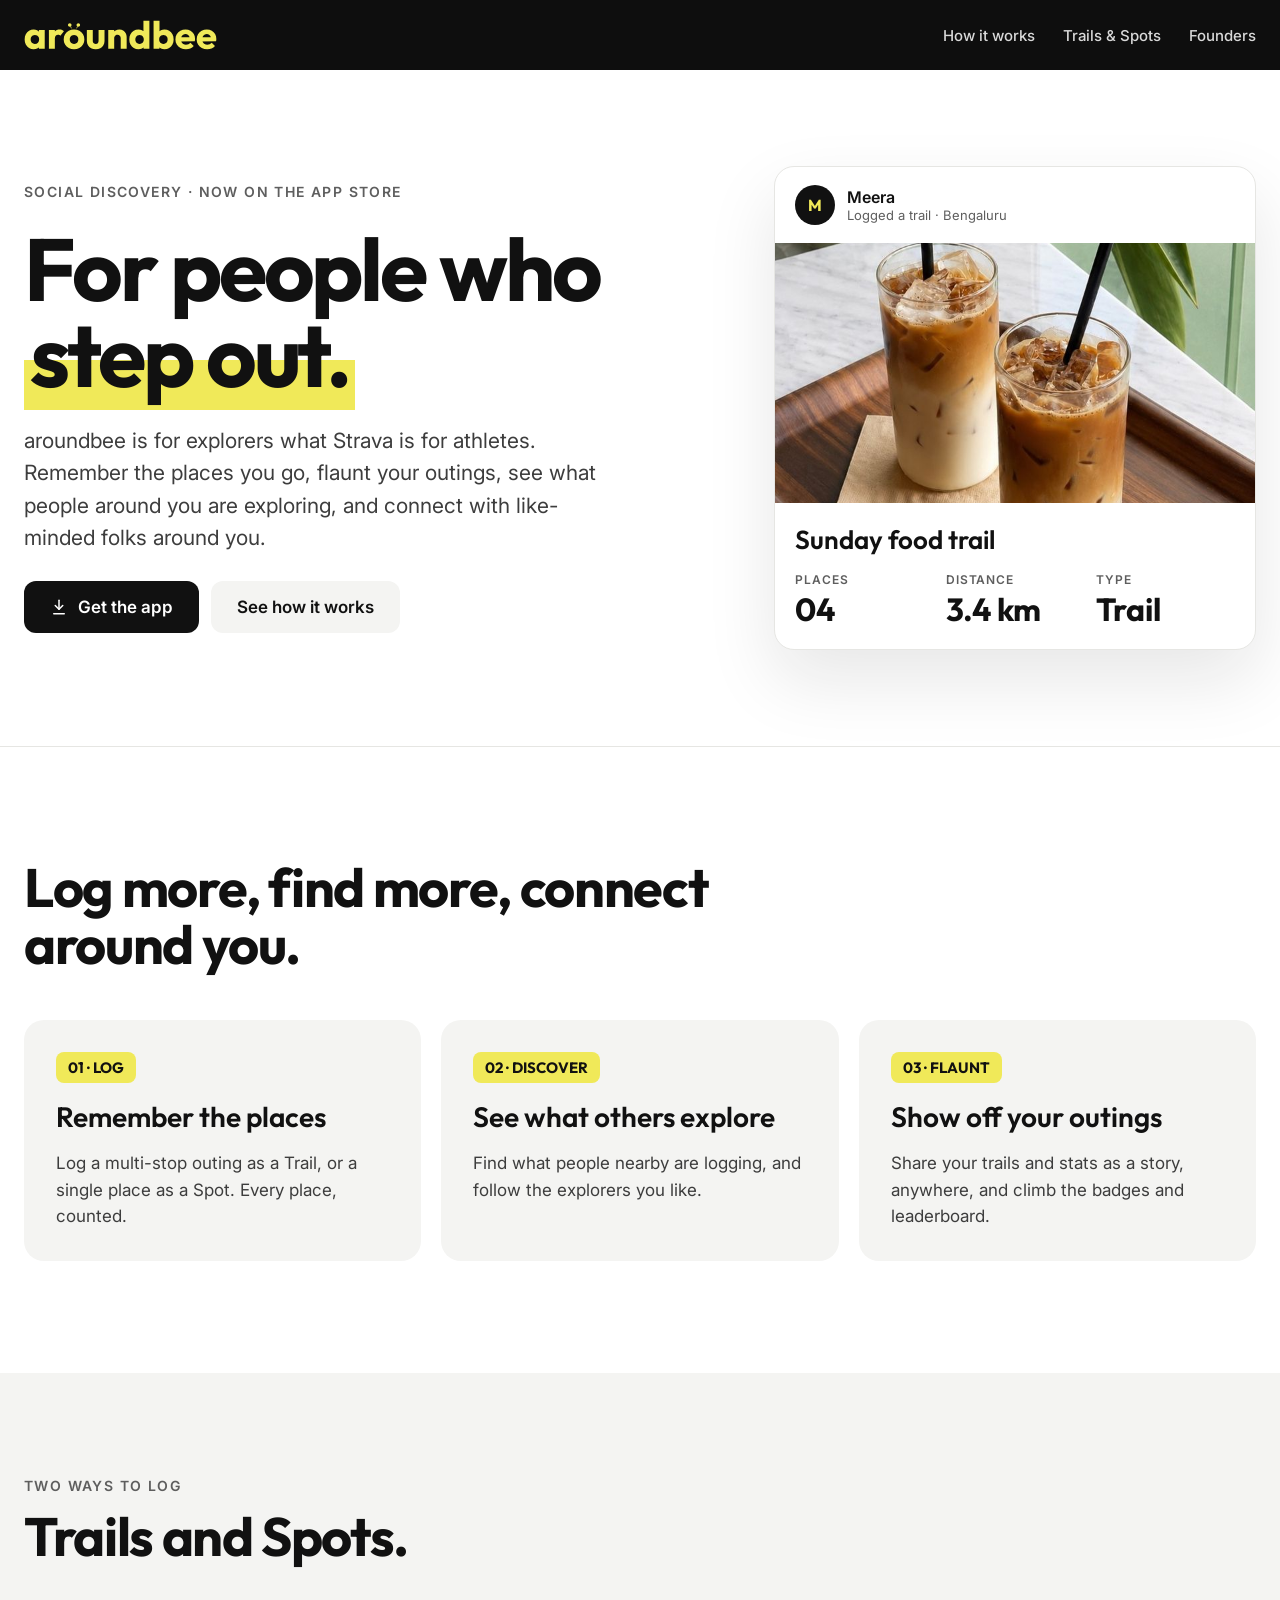
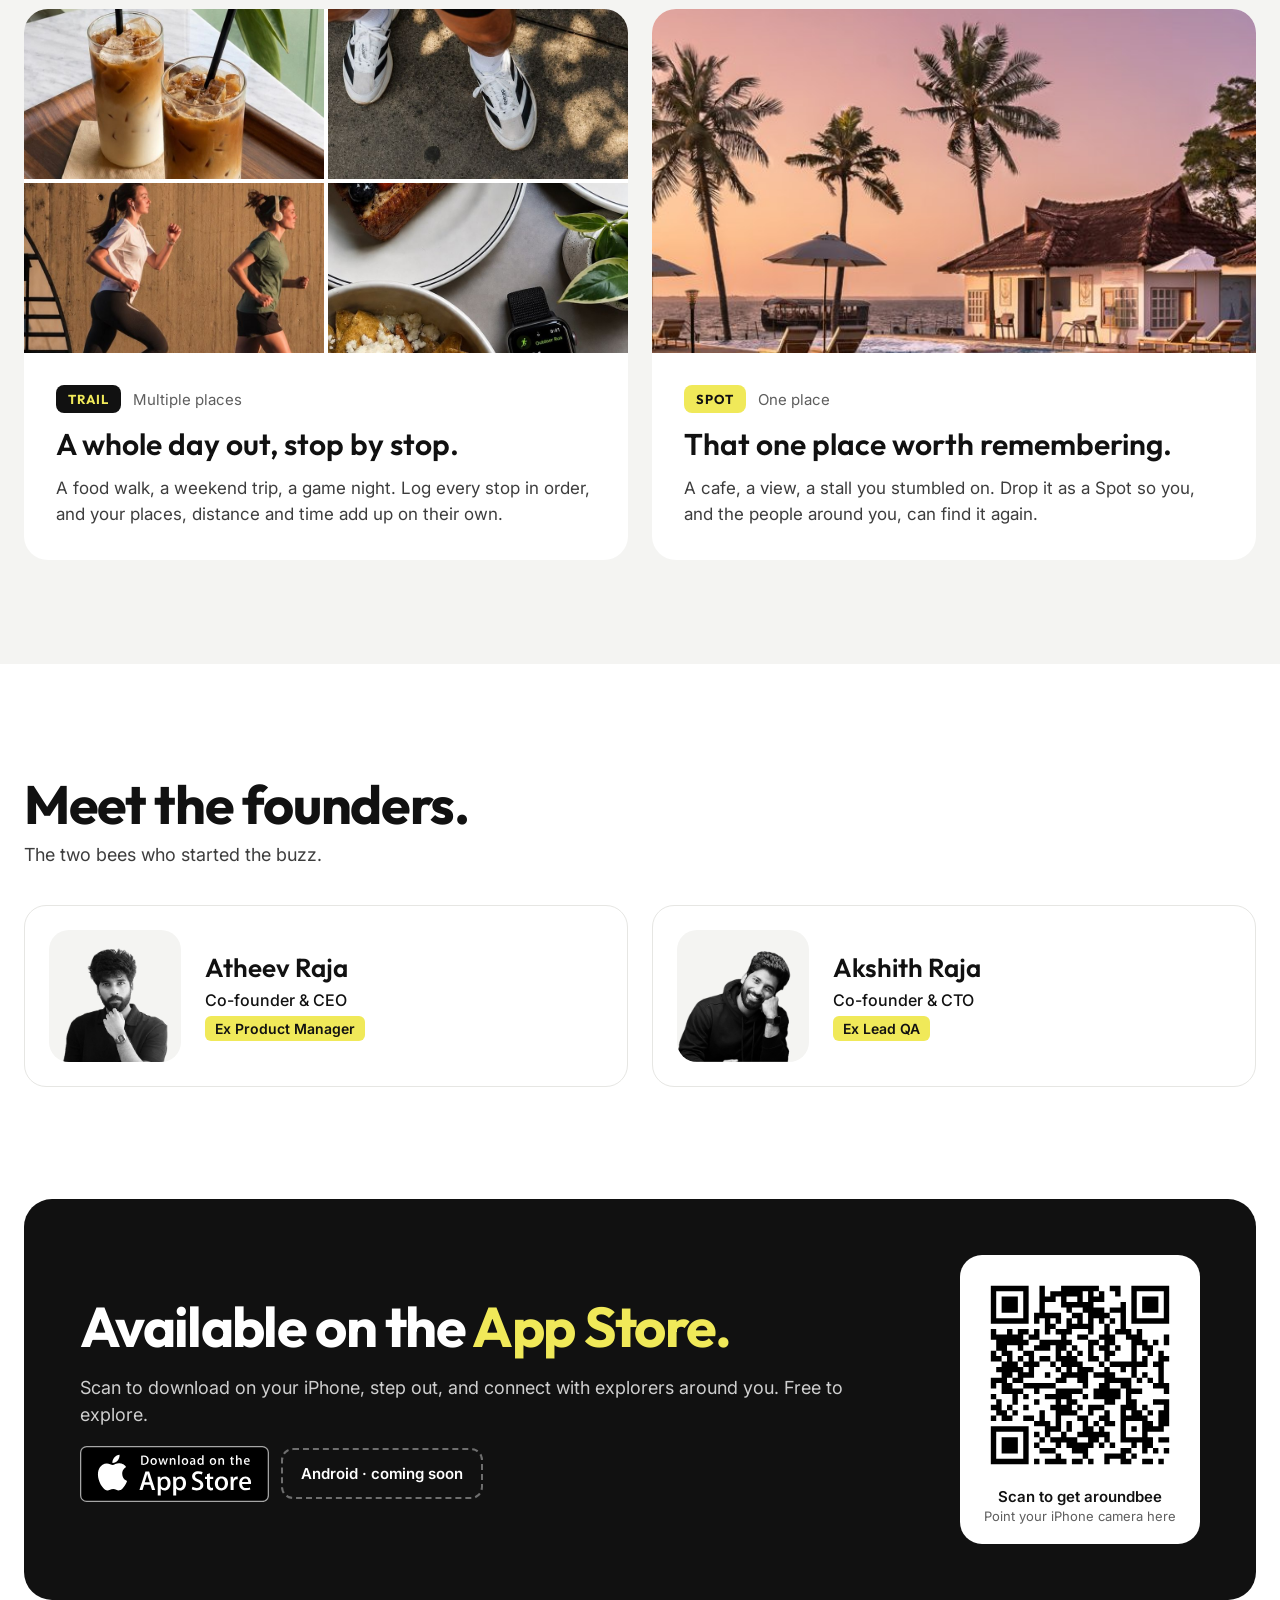
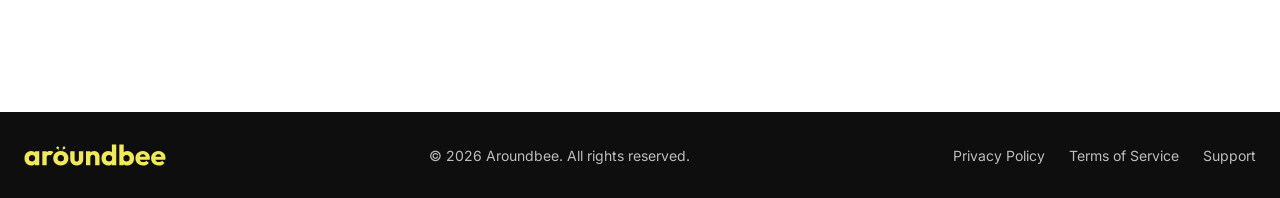
<file: index.html>
<!doctype html>
<html lang="en">
<head>
<meta charset="utf-8">
<meta name="viewport" content="width=device-width, initial-scale=1">
<title>aroundbee — for people who step out</title>
<meta name="description" content="aroundbee is for explorers what Strava is for athletes. Log Trails and Spots, see what people around you are exploring, and connect with like-minded folks. Now on the App Store.">
<link rel="icon" href="assets/logo.svg" type="image/svg+xml">
<link rel="preconnect" href="https://fonts.googleapis.com">
<link href="https://fonts.googleapis.com/css2?family=Outfit:wght@500;600;700&amp;family=Inter:wght@400;500;600&amp;display=swap" rel="stylesheet">
<style>
html{scroll-behavior:smooth}body{margin:0;background:#FFFFFF}section{scroll-margin-top:80px}
a{color:#111111}a:hover{color:#5E5E5E}
@media (max-width:600px){h1{font-size:52px!important}h2{font-size:38px!important}#top>div{padding:56px 20px!important;gap:40px!important}#what,#founders{padding:72px 20px!important}#trails>div{padding:72px 20px!important}#download{padding:0 16px 72px!important}#download>div{padding:32px 24px!important}#founders img{width:96px!important;height:96px!important}header nav{gap:18px!important;font-size:14px!important}}
</style>
</head>
<body>
<div style="font-family: 'Inter', system-ui, sans-serif; color: #111111; background: #FFFFFF; min-height: 100vh">

<header style="background: #0E0E0E; position: sticky; top: 0; z-index: 5">
<div style="max-width: 1240px; margin: 0 auto; padding: 20px 24px; display: flex; flex-wrap: wrap; align-items: center; justify-content: space-between; gap: 16px">
<a href="#top" style="display: flex; align-items: center; text-decoration: none" aria-label="aroundbee home"><img src="assets/logo.svg" alt="aroundbee" style="height: 30px; width: auto; display: block"></a>
<nav aria-label="Main" style="display: flex; flex-wrap: wrap; align-items: center; gap: 28px; font-size: 15px; font-weight: 500">
<a href="#what" style="color: #D9D9D9; text-decoration: none">How it works</a>
<a href="#trails" style="color: #D9D9D9; text-decoration: none">Trails &amp; Spots</a>
<a href="#founders" style="color: #D9D9D9; text-decoration: none">Founders</a>
</nav>
</div>
</header>

<section id="top" style="border-bottom: 1px solid #E6E6E3">
<div style="max-width: 1240px; margin: 0 auto; padding: 96px 24px; display: flex; flex-wrap: wrap; align-items: center; gap: 64px">
<div style="flex: 1 1 540px; min-width: 0; display: flex; flex-direction: column; gap: 26px">
<span style="font-size: 14px; font-weight: 600; letter-spacing: 0.1em; color: #5E5E5E">SOCIAL DISCOVERY · NOW ON THE APP STORE</span>
<h1 style="margin: 0; font-family: 'Outfit', sans-serif; font-size: 88px; line-height: 0.98; font-weight: 700; letter-spacing: -0.035em">For people who <span style="background: linear-gradient(transparent 55%, #F0E959 55%); padding: 0 6px">step out.</span></h1>
<p style="margin: 0; font-size: 21px; line-height: 1.55; color: #3D3D3D; max-width: 580px">aroundbee is for explorers what Strava is for athletes. Remember the places you go, flaunt your outings, see what people around you are exploring, and connect with like-minded folks around you.</p>
<div style="display: flex; flex-wrap: wrap; gap: 12px">
<a href="https://apps.apple.com/in/app/aroundbee/id6776641630" style="display: inline-flex; align-items: center; gap: 10px; background: #111111; color: #FFFFFF; text-decoration: none; font-size: 17px; font-weight: 600; padding: 16px 26px; border-radius: 12px"><svg aria-hidden="true" width="18" height="18" viewBox="0 0 24 24" fill="none" stroke="currentColor" stroke-width="2" stroke-linecap="round" stroke-linejoin="round"><path d="M12 3v12"></path><path d="M7 10l5 5 5-5"></path><path d="M5 21h14"></path></svg>Get the app</a>
<a href="#what" style="background: #F4F4F2; color: #111111; text-decoration: none; font-size: 17px; font-weight: 600; padding: 16px 26px; border-radius: 12px">See how it works</a>
</div>
</div>
<article style="flex: 1 1 400px; min-width: 0; max-width: 480px; border: 1px solid #E6E6E3; border-radius: 20px; overflow: hidden; box-shadow: 0 30px 70px rgba(17,17,17,0.10); background: #FFFFFF">
<div style="padding: 18px 20px; display: flex; align-items: center; gap: 12px">
<span style="width: 40px; height: 40px; border-radius: 20px; background: #111111; color: #F0E959; display: flex; align-items: center; justify-content: center; font-family: 'Outfit', sans-serif; font-weight: 700">M</span>
<div style="flex: 1 1 0; min-width: 0; display: flex; flex-direction: column"><span style="font-size: 16px; font-weight: 600">Meera</span><span style="font-size: 13px; color: #5E5E5E">Logged a trail · Bengaluru</span></div>
</div>
<img src="assets/trail-1.jpg" alt="Photo from a logged food trail" style="width: 100%; height: 260px; object-fit: cover; display: block">
<div style="padding: 20px; display: flex; flex-direction: column; gap: 16px">
<span style="font-family: 'Outfit', sans-serif; font-size: 26px; font-weight: 600">Sunday food trail</span>
<div style="display: grid; grid-template-columns: repeat(3, minmax(0, 1fr)); gap: 12px">
<div style="display: flex; flex-direction: column; gap: 2px"><span style="font-size: 12px; font-weight: 600; letter-spacing: 0.08em; color: #5E5E5E">PLACES</span><span style="font-family: 'Outfit', sans-serif; font-size: 32px; font-weight: 700">04</span></div>
<div style="display: flex; flex-direction: column; gap: 2px"><span style="font-size: 12px; font-weight: 600; letter-spacing: 0.08em; color: #5E5E5E">DISTANCE</span><span style="font-family: 'Outfit', sans-serif; font-size: 32px; font-weight: 700">3.4 km</span></div>
<div style="display: flex; flex-direction: column; gap: 2px"><span style="font-size: 12px; font-weight: 600; letter-spacing: 0.08em; color: #5E5E5E">TYPE</span><span style="font-family: 'Outfit', sans-serif; font-size: 32px; font-weight: 700">Trail</span></div>
</div>
</div>
</article>
</div>
</section>

<section id="what" style="max-width: 1240px; margin: 0 auto; padding: 112px 24px; display: flex; flex-direction: column; gap: 48px">
<h2 style="margin: 0; font-family: 'Outfit', sans-serif; font-size: 54px; line-height: 1.05; font-weight: 700; letter-spacing: -0.025em; max-width: 820px">Log more, find more, connect around you.</h2>
<div style="display: flex; flex-wrap: wrap; gap: 20px">
<div style="flex: 1 1 300px; min-width: 0; background: #F4F4F2; border-radius: 20px; padding: 32px; display: flex; flex-direction: column; gap: 16px">
<span style="font-family: 'Outfit', sans-serif; font-size: 15px; font-weight: 700; color: #111111; background: #F0E959; align-self: flex-start; padding: 6px 12px; border-radius: 8px">01 · LOG</span>
<h3 style="margin: 0; font-family: 'Outfit', sans-serif; font-size: 28px; font-weight: 600">Remember the places</h3>
<p style="margin: 0; font-size: 17px; line-height: 1.55; color: #3D3D3D">Log a multi-stop outing as a Trail, or a single place as a Spot. Every place, counted.</p>
</div>
<div style="flex: 1 1 300px; min-width: 0; background: #F4F4F2; border-radius: 20px; padding: 32px; display: flex; flex-direction: column; gap: 16px">
<span style="font-family: 'Outfit', sans-serif; font-size: 15px; font-weight: 700; color: #111111; background: #F0E959; align-self: flex-start; padding: 6px 12px; border-radius: 8px">02 · DISCOVER</span>
<h3 style="margin: 0; font-family: 'Outfit', sans-serif; font-size: 28px; font-weight: 600">See what others explore</h3>
<p style="margin: 0; font-size: 17px; line-height: 1.55; color: #3D3D3D">Find what people nearby are logging, and follow the explorers you like.</p>
</div>
<div style="flex: 1 1 300px; min-width: 0; background: #F4F4F2; border-radius: 20px; padding: 32px; display: flex; flex-direction: column; gap: 16px">
<span style="font-family: 'Outfit', sans-serif; font-size: 15px; font-weight: 700; color: #111111; background: #F0E959; align-self: flex-start; padding: 6px 12px; border-radius: 8px">03 · FLAUNT</span>
<h3 style="margin: 0; font-family: 'Outfit', sans-serif; font-size: 28px; font-weight: 600">Show off your outings</h3>
<p style="margin: 0; font-size: 17px; line-height: 1.55; color: #3D3D3D">Share your trails and stats as a story, anywhere, and climb the badges and leaderboard.</p>
</div>
</div>
</section>

<section id="trails" style="background: #F4F4F2">
<div style="max-width: 1240px; margin: 0 auto; padding: 104px 24px; display: flex; flex-direction: column; gap: 44px">
<div style="display: flex; flex-direction: column; gap: 14px; max-width: 760px">
<span style="font-size: 14px; font-weight: 600; letter-spacing: 0.1em; color: #5E5E5E">TWO WAYS TO LOG</span>
<h2 style="margin: 0; font-family: 'Outfit', sans-serif; font-size: 54px; line-height: 1.05; font-weight: 700; letter-spacing: -0.025em">Trails and Spots.</h2>
</div>
<div style="display: flex; flex-wrap: wrap; gap: 24px">
<article style="flex: 1 1 440px; min-width: 0; background: #FFFFFF; border-radius: 24px; overflow: hidden; display: flex; flex-direction: column">
<div style="display: grid; grid-template-columns: repeat(2, minmax(0, 1fr)); gap: 4px">
<img src="assets/trail-1.jpg" alt="First stop of a trail" style="width: 100%; height: 170px; object-fit: cover; display: block">
<img src="assets/trail-2.jpg" alt="Second stop of a trail" style="width: 100%; height: 170px; object-fit: cover; display: block">
<img src="assets/trail-3.jpg" alt="Third stop of a trail" style="width: 100%; height: 170px; object-fit: cover; display: block">
<img src="assets/trail-4.jpg" alt="Fourth stop of a trail" style="width: 100%; height: 170px; object-fit: cover; display: block">
</div>
<div style="padding: 32px; display: flex; flex-direction: column; gap: 12px">
<div style="display: flex; align-items: center; gap: 12px"><span style="font-family: 'Outfit', sans-serif; font-size: 13px; font-weight: 700; letter-spacing: 0.08em; background: #111111; color: #F0E959; padding: 6px 12px; border-radius: 8px">TRAIL</span><span style="font-size: 15px; color: #5E5E5E">Multiple places</span></div>
<h3 style="margin: 0; font-family: 'Outfit', sans-serif; font-size: 30px; font-weight: 600">A whole day out, stop by stop.</h3>
<p style="margin: 0; font-size: 17px; line-height: 1.55; color: #3D3D3D">A food walk, a weekend trip, a game night. Log every stop in order, and your places, distance and time add up on their own.</p>
</div>
</article>
<article style="flex: 1 1 440px; min-width: 0; background: #FFFFFF; border-radius: 24px; overflow: hidden; display: flex; flex-direction: column">
<img src="assets/spot-2.jpg" alt="A lakeside resort at sunset, logged as a Spot" style="width: 100%; height: 344px; object-fit: cover; display: block">
<div style="padding: 32px; display: flex; flex-direction: column; gap: 12px">
<div style="display: flex; align-items: center; gap: 12px"><span style="font-family: 'Outfit', sans-serif; font-size: 13px; font-weight: 700; letter-spacing: 0.08em; background: #F0E959; color: #111111; padding: 6px 12px; border-radius: 8px">SPOT</span><span style="font-size: 15px; color: #5E5E5E">One place</span></div>
<h3 style="margin: 0; font-family: 'Outfit', sans-serif; font-size: 30px; font-weight: 600">That one place worth remembering.</h3>
<p style="margin: 0; font-size: 17px; line-height: 1.55; color: #3D3D3D">A cafe, a view, a stall you stumbled on. Drop it as a Spot so you, and the people around you, can find it again.</p>
</div>
</article>
</div>
</div>
</section>

<section id="founders" style="max-width: 1240px; margin: 0 auto; padding: 112px 24px; display: flex; flex-direction: column; gap: 40px">
<div style="display: flex; flex-direction: column; gap: 12px">
<h2 style="margin: 0; font-family: 'Outfit', sans-serif; font-size: 54px; line-height: 1.05; font-weight: 700; letter-spacing: -0.025em">Meet the founders.</h2>
<p style="margin: 0; font-size: 18px; color: #3D3D3D">The two bees who started the buzz.</p>
</div>
<div style="display: flex; flex-wrap: wrap; gap: 24px">
<div style="flex: 1 1 400px; min-width: 0; display: flex; align-items: center; gap: 24px; padding: 24px; border: 1px solid #E6E6E3; border-radius: 22px"><img src="assets/atheev.png" alt="Atheev Raja" style="width: 132px; height: 132px; border-radius: 20px; object-fit: cover; object-position: top center; background: #F4F4F2"><div style="display: flex; flex-direction: column; gap: 6px"><span style="font-family: 'Outfit', sans-serif; font-size: 26px; font-weight: 600">Atheev Raja</span><span style="font-size: 16px; font-weight: 500">Co-founder &amp; CEO</span><span style="align-self: flex-start; font-size: 14px; font-weight: 600; background: #F0E959; padding: 4px 10px; border-radius: 6px">Ex Product Manager</span></div></div>
<div style="flex: 1 1 400px; min-width: 0; display: flex; align-items: center; gap: 24px; padding: 24px; border: 1px solid #E6E6E3; border-radius: 22px"><img src="assets/akshith.png" alt="Akshith Raja" style="width: 132px; height: 132px; border-radius: 20px; object-fit: cover; object-position: top center; background: #F4F4F2"><div style="display: flex; flex-direction: column; gap: 6px"><span style="font-family: 'Outfit', sans-serif; font-size: 26px; font-weight: 600">Akshith Raja</span><span style="font-size: 16px; font-weight: 500">Co-founder &amp; CTO</span><span style="align-self: flex-start; font-size: 14px; font-weight: 600; background: #F0E959; padding: 4px 10px; border-radius: 6px">Ex Lead QA</span></div></div>
</div>
</section>

<section id="download" style="max-width: 1240px; margin: 0 auto; padding: 0 24px 112px">
<div style="background: #111111; color: #FFFFFF; border-radius: 28px; padding: 56px; display: flex; flex-wrap: wrap; align-items: center; gap: 48px">
<div style="flex: 1 1 420px; min-width: 0; display: flex; flex-direction: column; gap: 18px">
<h2 style="margin: 0; font-family: 'Outfit', sans-serif; font-size: 56px; line-height: 1.02; font-weight: 700; letter-spacing: -0.03em; color: #FFFFFF">Available on the <span style="color: #F0E959">App Store.</span></h2>
<p style="margin: 0; font-size: 18px; line-height: 1.5; color: #CFCFCF">Scan to download on your iPhone, step out, and connect with explorers around you. Free to explore.</p>
<div style="display: flex; flex-wrap: wrap; align-items: center; gap: 12px">
<a href="https://apps.apple.com/in/app/aroundbee/id6776641630" style="display: inline-block; line-height: 0" aria-label="Download aroundbee on the App Store"><img src="assets/appstore-badge.svg" alt="Download on the App Store" style="height: 56px; width: auto; display: block"></a>
<span style="display: inline-flex; align-items: center; gap: 8px; padding: 14px 18px; border-radius: 12px; border: 2px dashed #6E6E6E; color: #FFFFFF; font-size: 15px; font-weight: 600">Android · coming soon</span>
</div>
</div>
<div style="flex: 0 0 auto; background: #FFFFFF; border-radius: 22px; padding: 20px; display: flex; flex-direction: column; align-items: center; gap: 12px">
<a href="https://apps.apple.com/in/app/aroundbee/id6776641630" style="display: block; line-height: 0" aria-label="Open aroundbee on the App Store"><img src="assets/appstore-qr.svg" alt="QR code linking to aroundbee on the App Store" style="width: 200px; height: 200px; display: block; background: #FFFFFF"></a>
<div style="display: flex; flex-direction: column; align-items: center; gap: 2px; text-align: center; color: #111111"><span style="font-size: 15px; font-weight: 600">Scan to get aroundbee</span><span style="font-size: 13px; color: #5E5E5E">Point your iPhone camera here</span></div>
</div>
</div>
</section>

<footer style="background: #0E0E0E; color: #BDBDBD">
<div style="max-width: 1240px; margin: 0 auto; padding: 32px 24px; display: flex; flex-wrap: wrap; align-items: center; justify-content: space-between; gap: 20px; font-size: 14px">
<img src="assets/logo.svg" alt="aroundbee" style="height: 22px; width: auto; display: block">
<span>© 2026 Aroundbee. All rights reserved.</span>
<nav aria-label="Legal" style="display: flex; flex-wrap: wrap; gap: 24px"><a href="/privacy.html" style="color: #BDBDBD; text-decoration: none">Privacy Policy</a><a href="/terms.html" style="color: #BDBDBD; text-decoration: none">Terms of Service</a><a href="/support.html" style="color: #BDBDBD; text-decoration: none">Support</a></nav>
</div>
</footer>

</div>
</body>
</html>
</file>
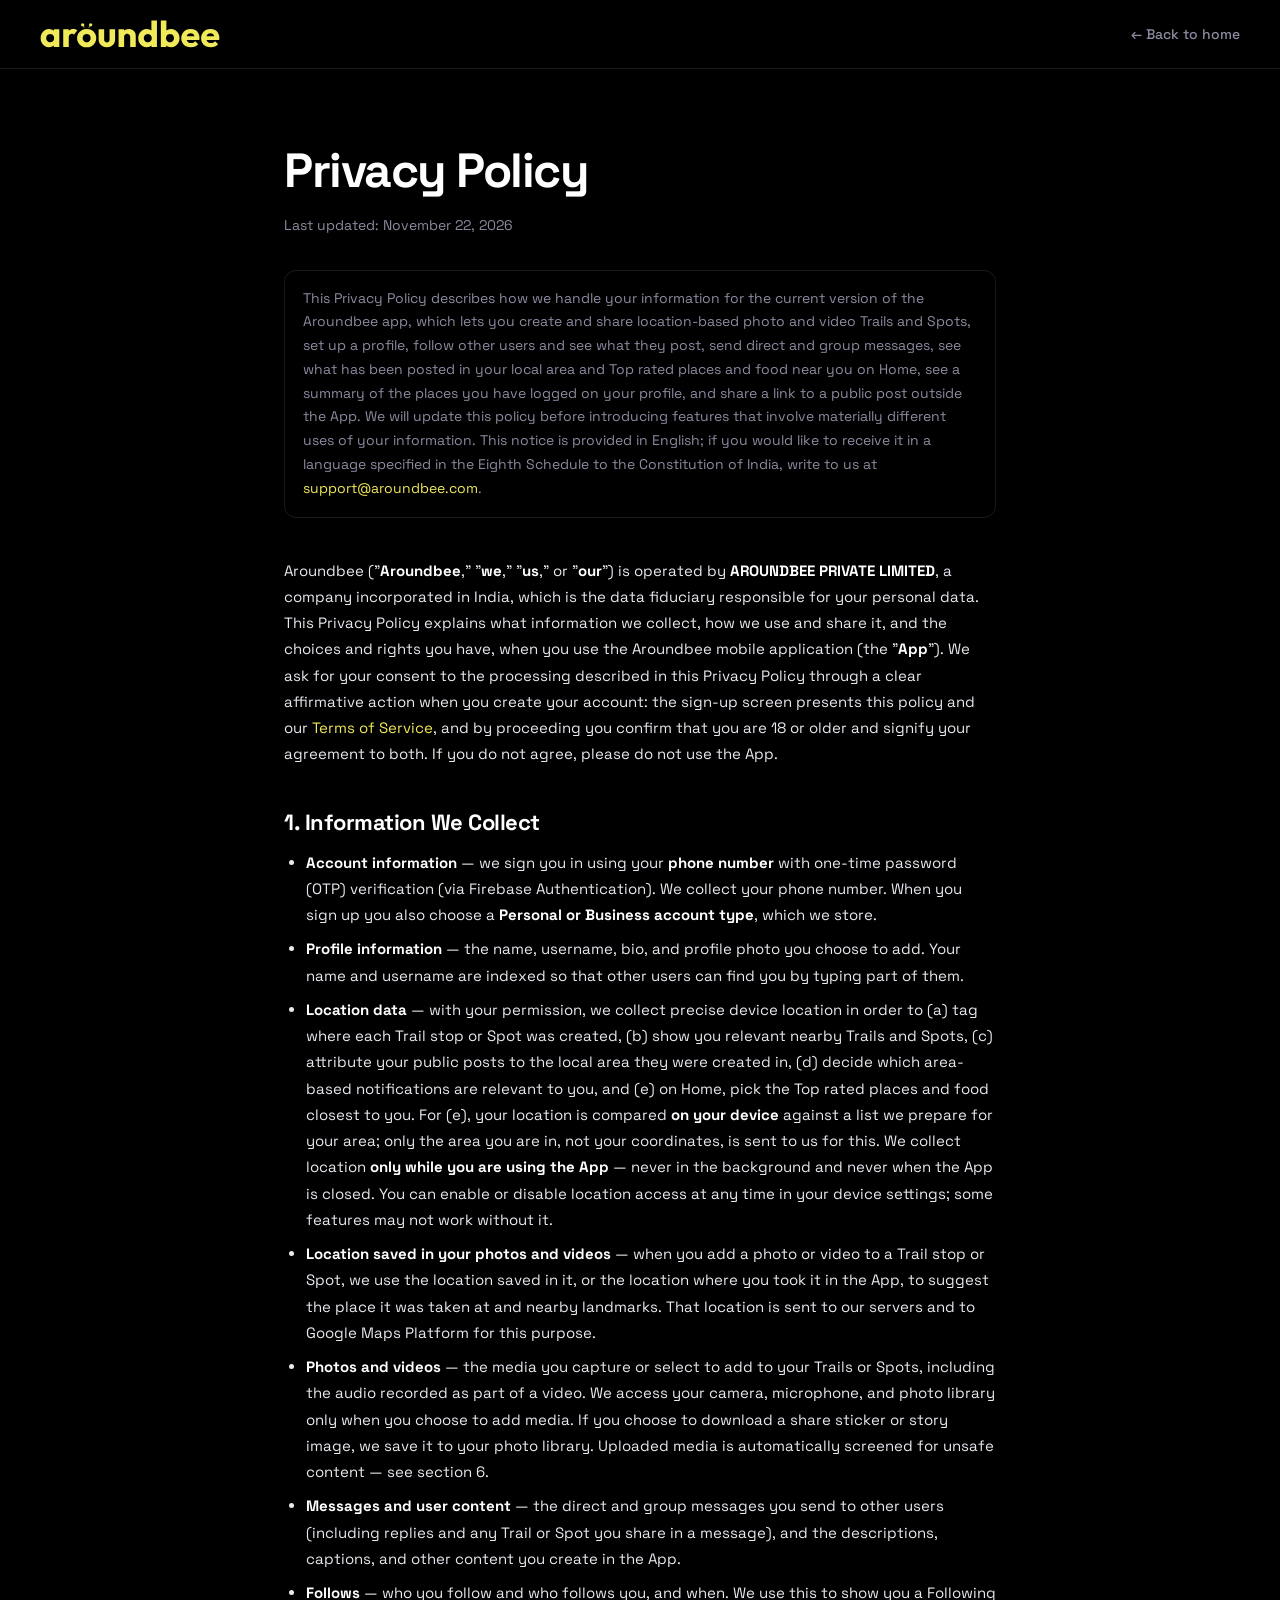
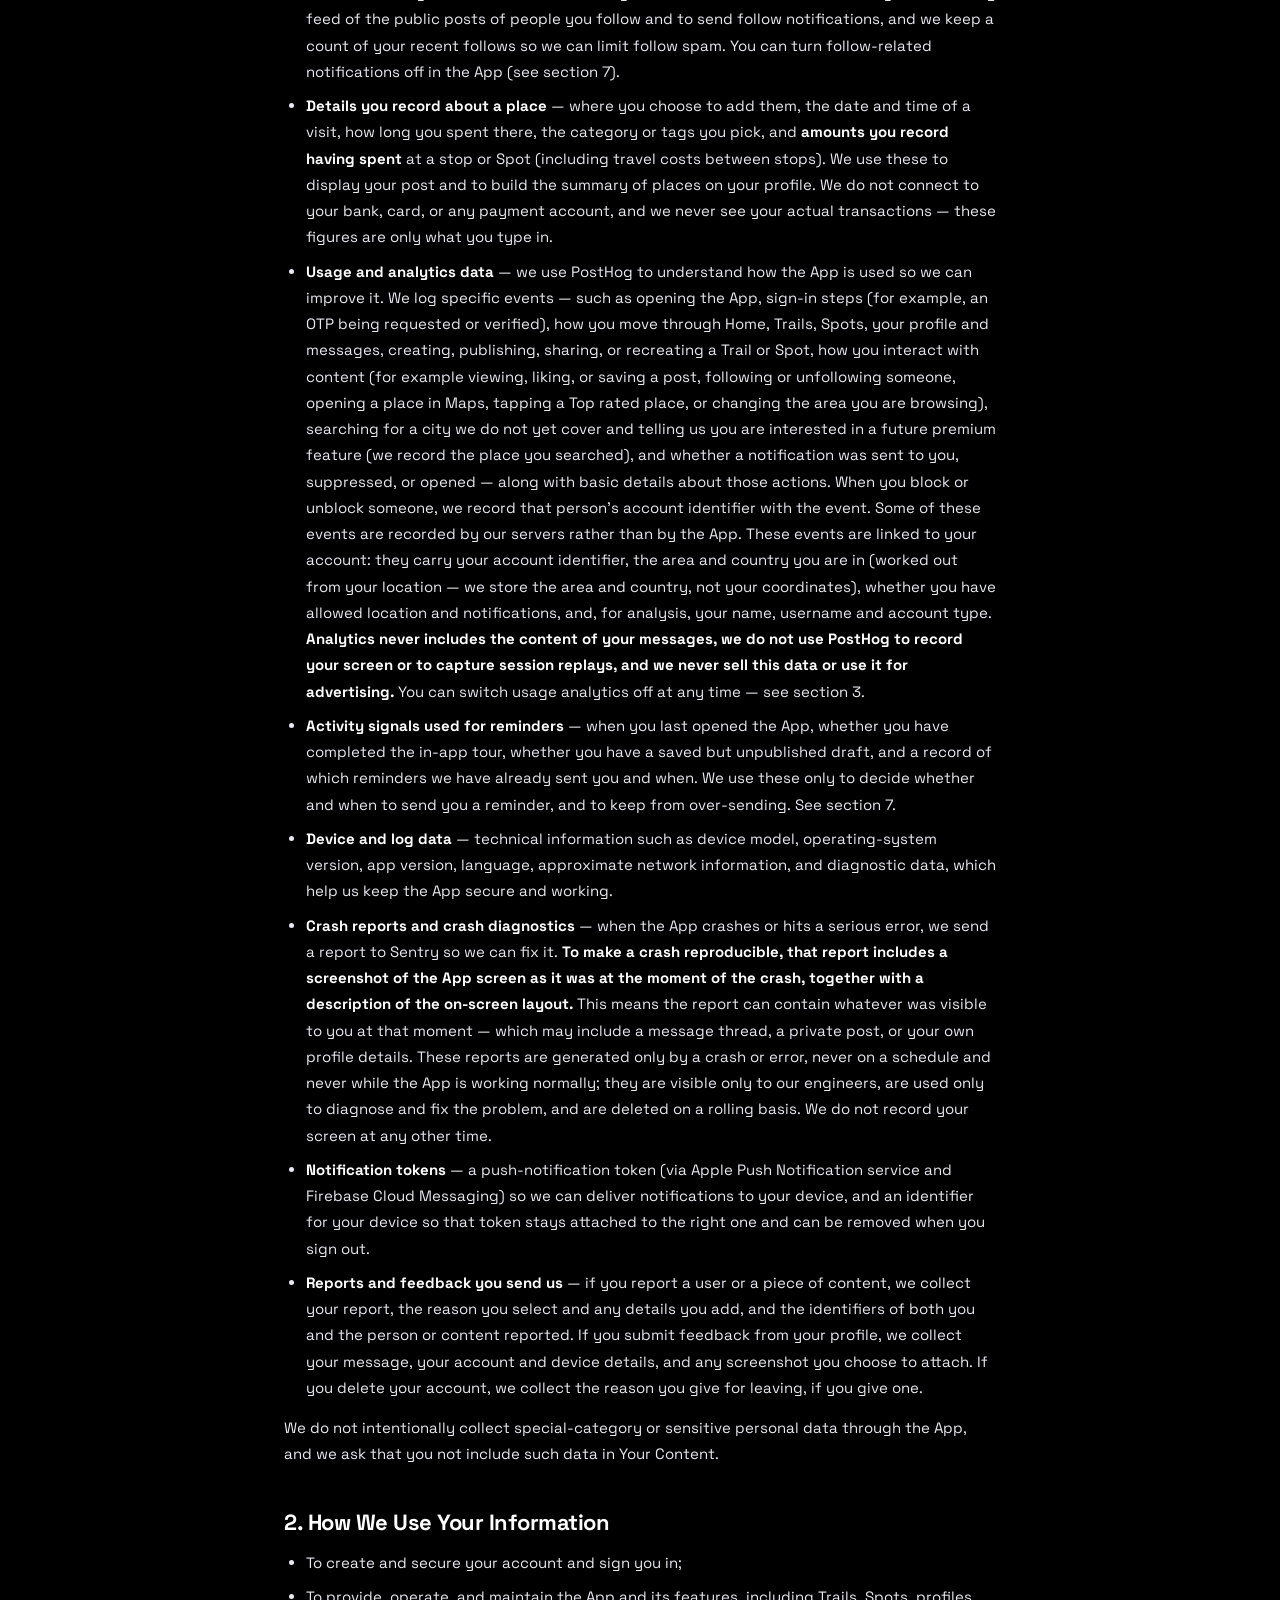
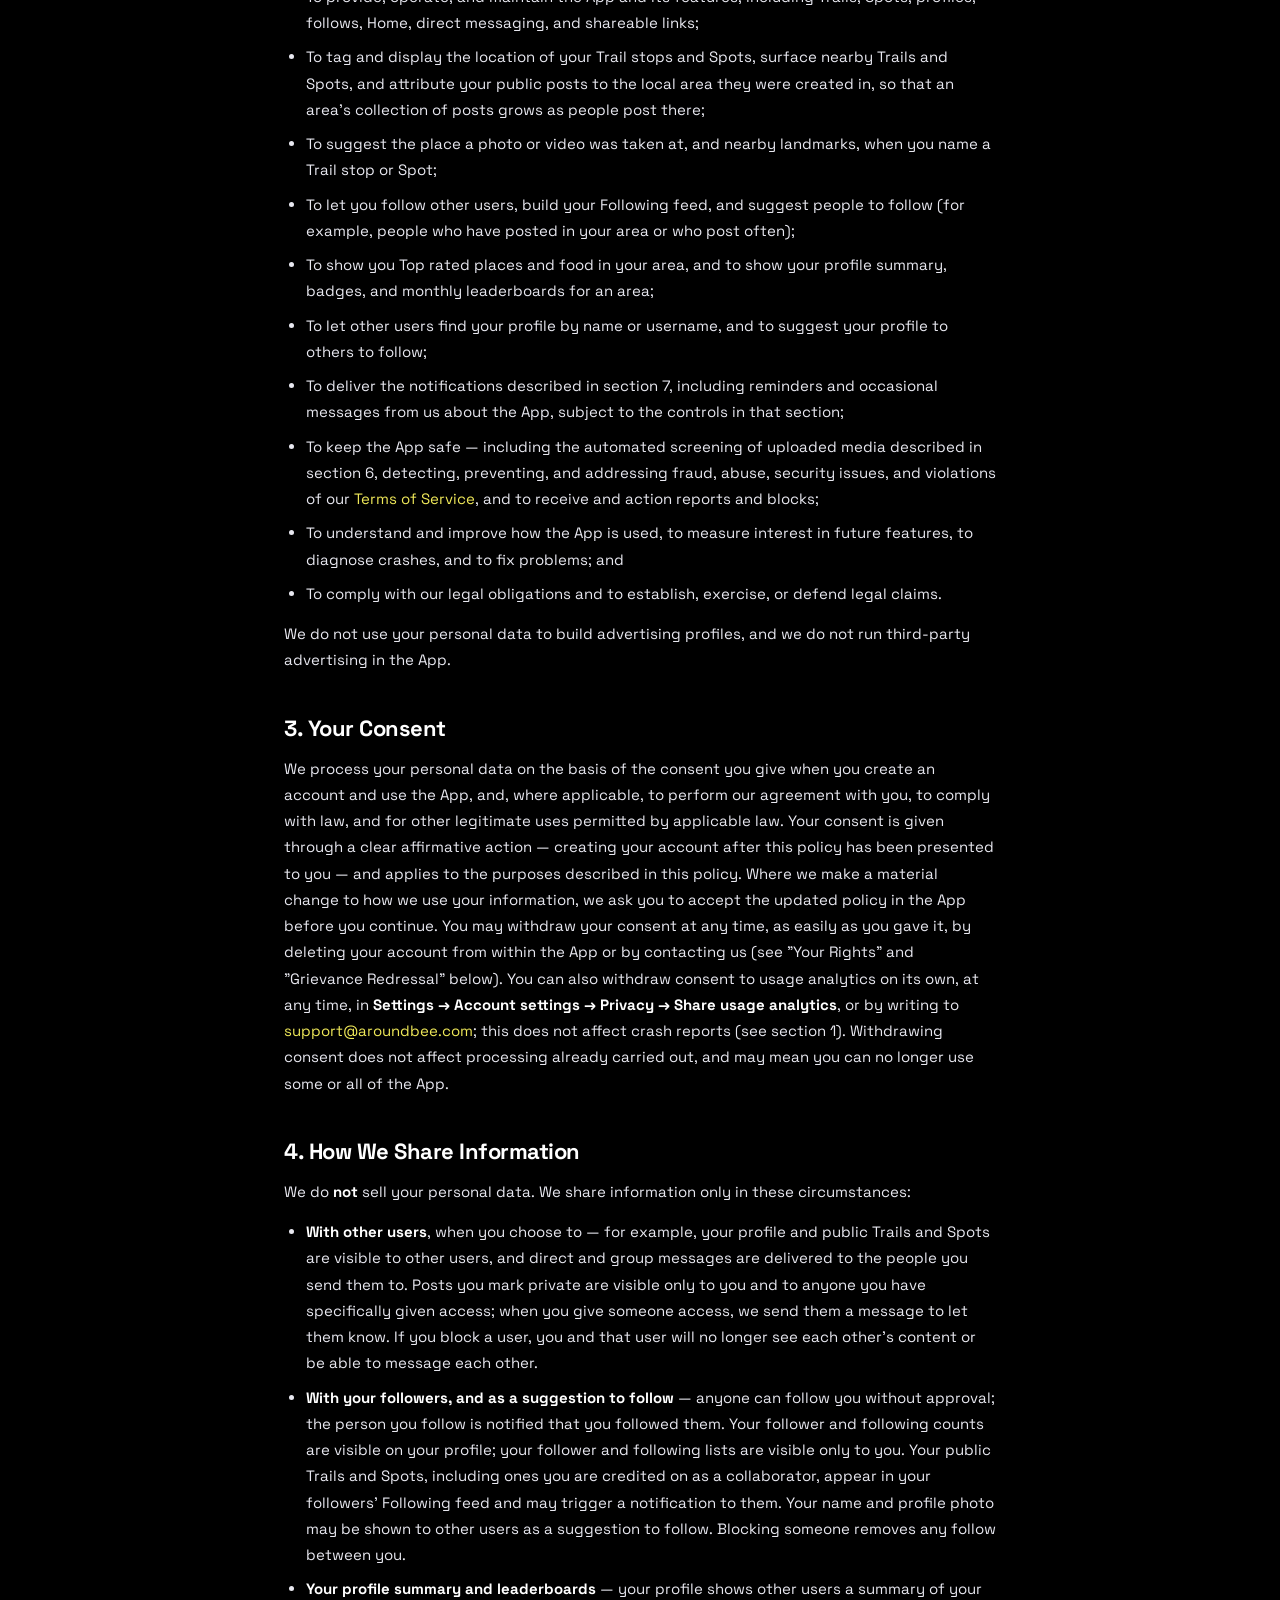
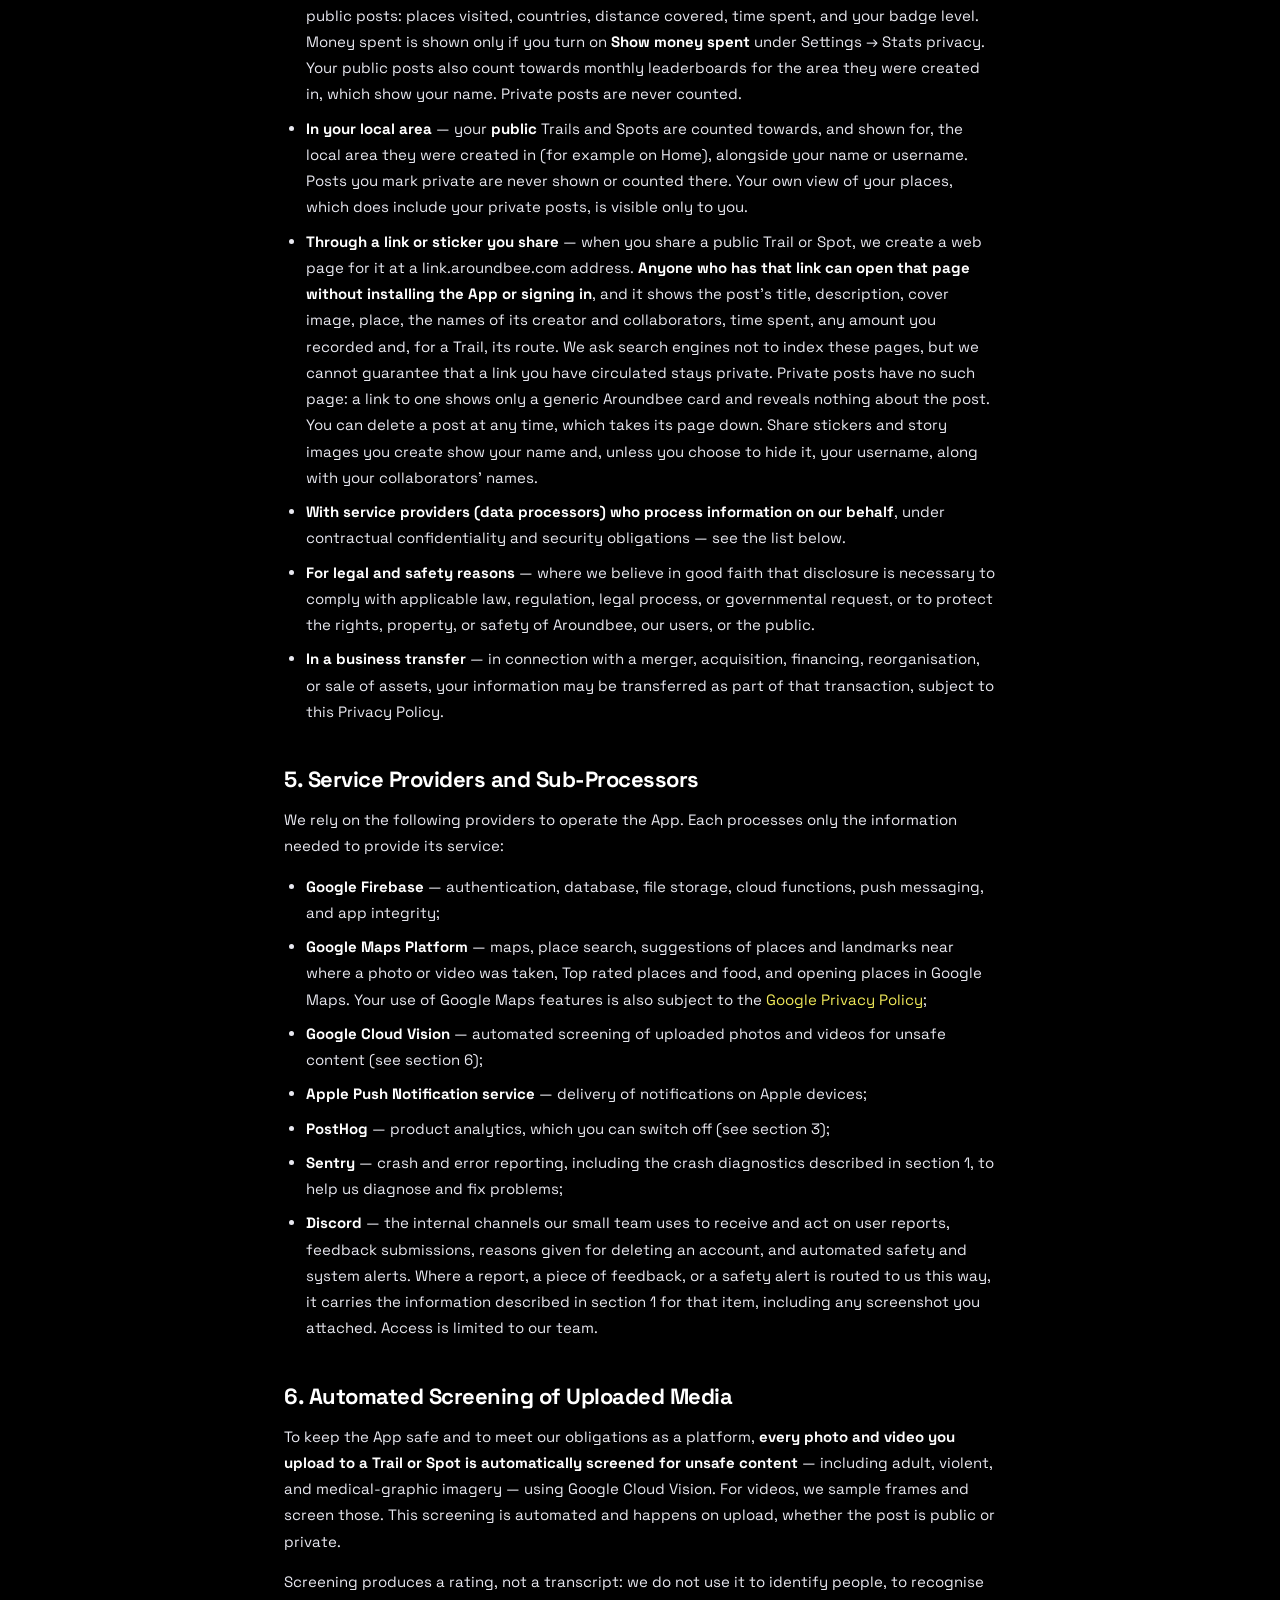
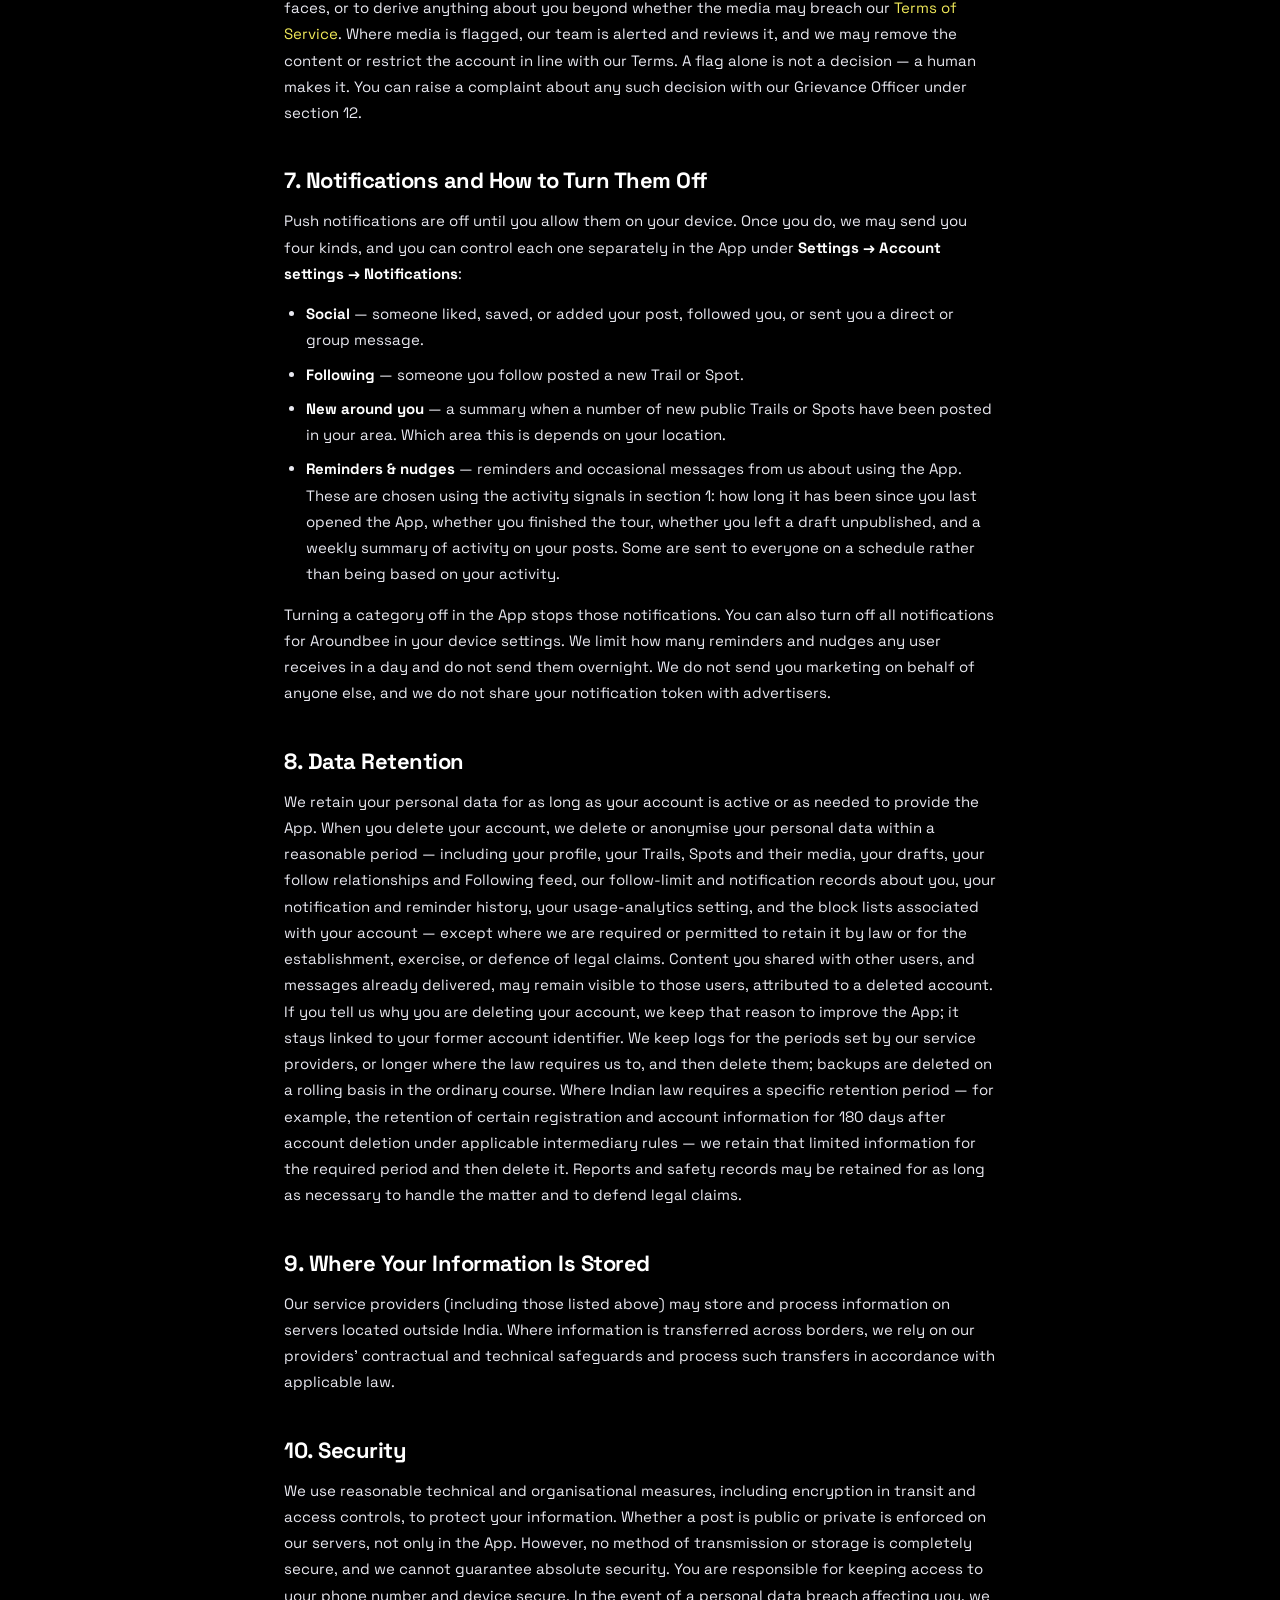
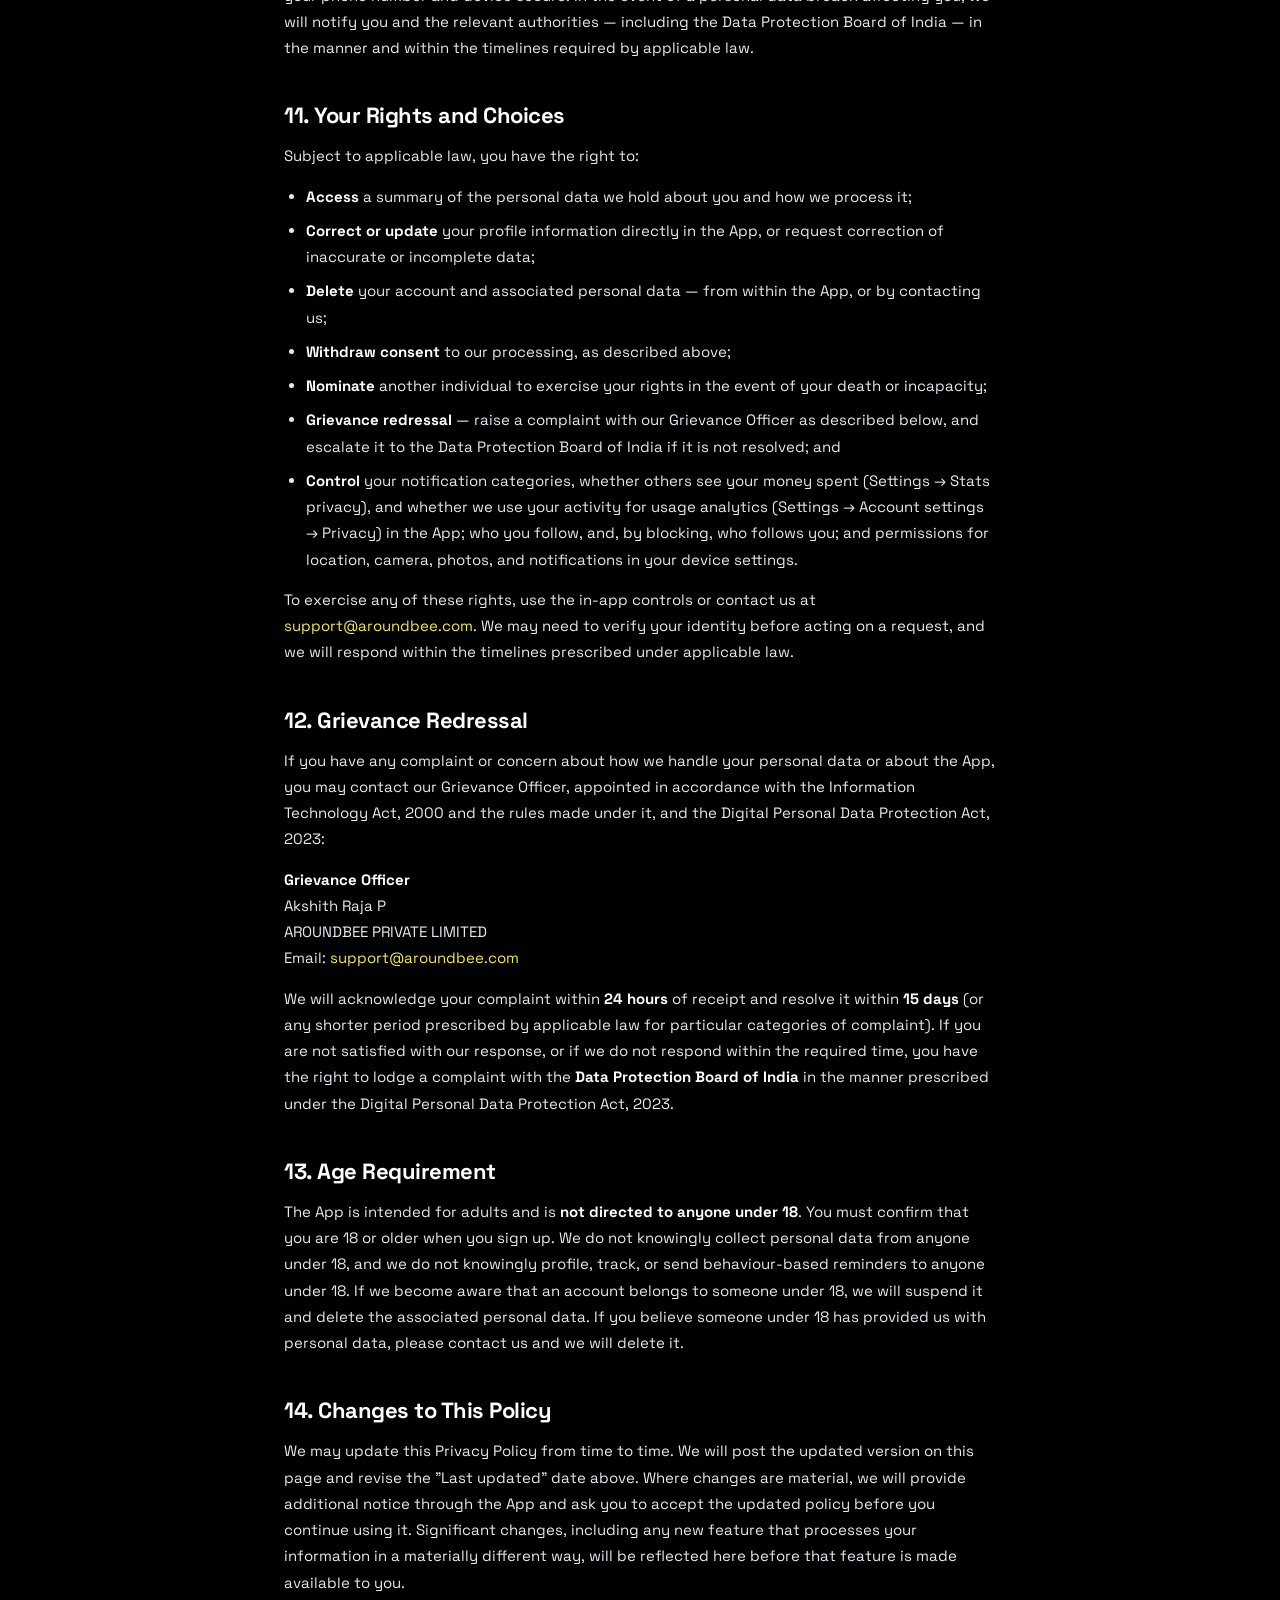
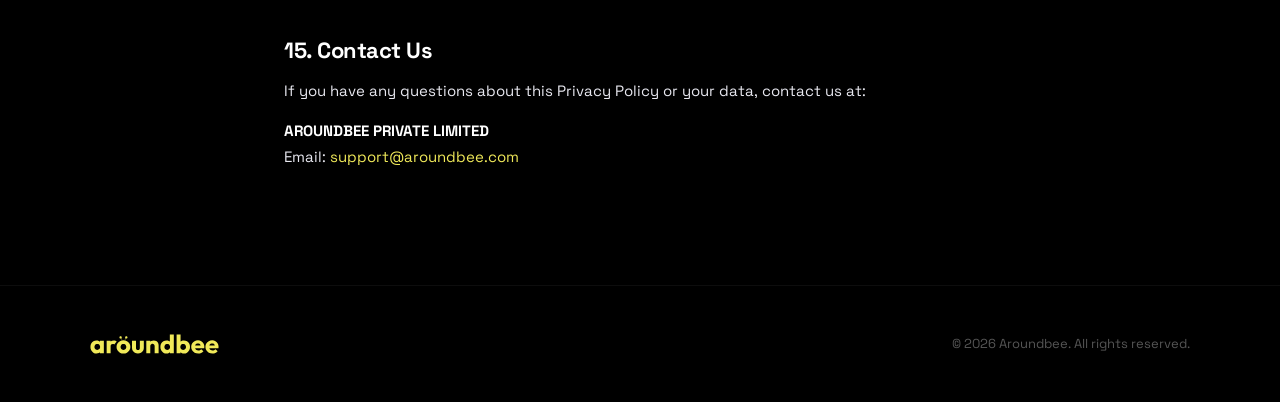
<file: privacy.html>
<!DOCTYPE html>
<html lang="en">
<head>
  <meta charset="UTF-8" />
  <meta name="viewport" content="width=device-width, initial-scale=1.0" />
  <title>Privacy Policy · Aroundbee</title>
  <meta name="description" content="How Aroundbee collects, uses, and protects your information." />
  <link rel="icon" href="aroundbee-mark.svg" type="image/svg+xml" />
  <link rel="preconnect" href="https://fonts.googleapis.com" />
  <link rel="preconnect" href="https://fonts.gstatic.com" crossorigin />
  <link href="https://fonts.googleapis.com/css2?family=Space+Grotesk:wght@400;600;700&display=swap" rel="stylesheet" />
  <style>
    *, *::before, *::after { box-sizing: border-box; margin: 0; padding: 0; }
    :root {
      --black: #000000; --medium-gray: #8b8ba0; --light-gray: #e8e8f0;
      --white: #ffffff; --brand-yellow: #F0E959; --glass-border: rgba(255,255,255,0.10);
    }
    html { scroll-behavior: smooth; }
    body { font-family: 'Space Grotesk', sans-serif; background: var(--black); color: var(--white); -webkit-font-smoothing: antialiased; }

    nav {
      position: fixed; top: 0; left: 0; right: 0; z-index: 100;
      display: flex; align-items: center; justify-content: space-between;
      padding: 20px 40px; background: rgba(0,0,0,0.5);
      backdrop-filter: blur(24px); -webkit-backdrop-filter: blur(24px);
      border-bottom: 1px solid var(--glass-border);
    }
    .brand { display: flex; align-items: center; gap: 10px; text-decoration: none; }
    .brand .logo { height: 28px; width: auto; display: block; }
    .nav-back { color: var(--medium-gray); text-decoration: none; font-size: 14px; font-weight: 500; transition: color 0.2s; }
    .nav-back:hover { color: var(--white); }

    .legal { max-width: 760px; margin: 0 auto; padding: 140px 24px 100px; }
    .legal h1 { font-size: clamp(32px, 5vw, 48px); font-weight: 700; letter-spacing: -1.5px; margin-bottom: 12px; }
    .legal .updated { color: var(--medium-gray); font-size: 14px; margin-bottom: 32px; }
    .legal .intro-note { color: var(--medium-gray); font-size: 14px; line-height: 1.7; margin-bottom: 40px; padding: 16px 18px; border: 1px solid var(--glass-border); border-radius: 12px; }
    .legal h2 { font-size: 22px; font-weight: 700; letter-spacing: -0.5px; margin: 40px 0 14px; }
    .legal p, .legal li { color: var(--light-gray); font-size: 15px; line-height: 1.75; margin-bottom: 14px; }
    .legal ul { padding-left: 22px; margin-bottom: 14px; }
    .legal li { margin-bottom: 8px; }
    .legal a { color: var(--brand-yellow); text-decoration: none; }
    .legal a:hover { text-decoration: underline; }
    .legal strong { color: var(--white); }

    footer { border-top: 1px solid rgba(255,255,255,0.05); padding: 48px 24px; }
    .footer-inner { display: flex; justify-content: space-between; align-items: center; max-width: 1100px; margin: 0 auto; }
    footer .brand .logo { height: 20px; }
    .footer-copy { font-size: 13px; color: #555; }

    @media (max-width: 768px) {
      nav { padding: 16px 20px; }
      .legal { padding: 110px 20px 72px; }
      .footer-inner { flex-direction: column; gap: 16px; text-align: center; }
    }
  </style>
</head>
<body>

  <nav>
    <a href="/" class="brand"><img class="logo" src="assets/logo.svg" alt="aroundbee" /></a>
    <a href="/" class="nav-back">← Back to home</a>
  </nav>

  <main class="legal">
    <h1>Privacy Policy</h1>
    <p class="updated">Last updated: November 22, 2026</p>

    <p class="intro-note">This Privacy Policy describes how we handle your information for the current version of the Aroundbee app, which lets you create and share location-based photo and video Trails and Spots, set up a profile, follow other users and see what they post, send direct and group messages, see what has been posted in your local area and Top rated places and food near you on Home, see a summary of the places you have logged on your profile, and share a link to a public post outside the App. We will update this policy before introducing features that involve materially different uses of your information. This notice is provided in English; if you would like to receive it in a language specified in the Eighth Schedule to the Constitution of India, write to us at <a href="mailto:support@aroundbee.com">support@aroundbee.com</a>.</p>

    <p>Aroundbee ("<strong>Aroundbee</strong>," "<strong>we</strong>," "<strong>us</strong>," or "<strong>our</strong>") is operated by <strong>AROUNDBEE PRIVATE LIMITED</strong>, a company incorporated in India, which is the data fiduciary responsible for your personal data. This Privacy Policy explains what information we collect, how we use and share it, and the choices and rights you have, when you use the Aroundbee mobile application (the "<strong>App</strong>"). We ask for your consent to the processing described in this Privacy Policy through a clear affirmative action when you create your account: the sign-up screen presents this policy and our <a href="terms.html">Terms of Service</a>, and by proceeding you confirm that you are 18 or older and signify your agreement to both. If you do not agree, please do not use the App.</p>

    <h2>1. Information We Collect</h2>
    <ul>
      <li><strong>Account information</strong> — we sign you in using your <strong>phone number</strong> with one-time password (OTP) verification (via Firebase Authentication). We collect your phone number. When you sign up you also choose a <strong>Personal or Business account type</strong>, which we store.</li>
      <li><strong>Profile information</strong> — the name, username, bio, and profile photo you choose to add. Your name and username are indexed so that other users can find you by typing part of them.</li>
      <li><strong>Location data</strong> — with your permission, we collect precise device location in order to (a) tag where each Trail stop or Spot was created, (b) show you relevant nearby Trails and Spots, (c) attribute your public posts to the local area they were created in, (d) decide which area-based notifications are relevant to you, and (e) on Home, pick the Top rated places and food closest to you. For (e), your location is compared <strong>on your device</strong> against a list we prepare for your area; only the area you are in, not your coordinates, is sent to us for this. We collect location <strong>only while you are using the App</strong> — never in the background and never when the App is closed. You can enable or disable location access at any time in your device settings; some features may not work without it.</li>
      <li><strong>Location saved in your photos and videos</strong> — when you add a photo or video to a Trail stop or Spot, we use the location saved in it, or the location where you took it in the App, to suggest the place it was taken at and nearby landmarks. That location is sent to our servers and to Google Maps Platform for this purpose.</li>
      <li><strong>Photos and videos</strong> — the media you capture or select to add to your Trails or Spots, including the audio recorded as part of a video. We access your camera, microphone, and photo library only when you choose to add media. If you choose to download a share sticker or story image, we save it to your photo library. Uploaded media is automatically screened for unsafe content — see section 6.</li>
      <li><strong>Messages and user content</strong> — the direct and group messages you send to other users (including replies and any Trail or Spot you share in a message), and the descriptions, captions, and other content you create in the App.</li>
      <li><strong>Follows</strong> — who you follow and who follows you, and when. We use this to show you a Following feed of the public posts of people you follow and to send follow notifications, and we keep a count of your recent follows so we can limit follow spam. You can turn follow-related notifications off in the App (see section 7).</li>
      <li><strong>Details you record about a place</strong> — where you choose to add them, the date and time of a visit, how long you spent there, the category or tags you pick, and <strong>amounts you record having spent</strong> at a stop or Spot (including travel costs between stops). We use these to display your post and to build the summary of places on your profile. We do not connect to your bank, card, or any payment account, and we never see your actual transactions — these figures are only what you type in.</li>
      <li><strong>Usage and analytics data</strong> — we use PostHog to understand how the App is used so we can improve it. We log specific events — such as opening the App, sign-in steps (for example, an OTP being requested or verified), how you move through Home, Trails, Spots, your profile and messages, creating, publishing, sharing, or recreating a Trail or Spot, how you interact with content (for example viewing, liking, or saving a post, following or unfollowing someone, opening a place in Maps, tapping a Top rated place, or changing the area you are browsing), searching for a city we do not yet cover and telling us you are interested in a future premium feature (we record the place you searched), and whether a notification was sent to you, suppressed, or opened — along with basic details about those actions. When you block or unblock someone, we record that person's account identifier with the event. Some of these events are recorded by our servers rather than by the App. These events are linked to your account: they carry your account identifier, the area and country you are in (worked out from your location — we store the area and country, not your coordinates), whether you have allowed location and notifications, and, for analysis, your name, username and account type. <strong>Analytics never includes the content of your messages, we do not use PostHog to record your screen or to capture session replays, and we never sell this data or use it for advertising.</strong> You can switch usage analytics off at any time — see section 3.</li>
      <li><strong>Activity signals used for reminders</strong> — when you last opened the App, whether you have completed the in-app tour, whether you have a saved but unpublished draft, and a record of which reminders we have already sent you and when. We use these only to decide whether and when to send you a reminder, and to keep from over-sending. See section 7.</li>
      <li><strong>Device and log data</strong> — technical information such as device model, operating-system version, app version, language, approximate network information, and diagnostic data, which help us keep the App secure and working.</li>
      <li><strong>Crash reports and crash diagnostics</strong> — when the App crashes or hits a serious error, we send a report to Sentry so we can fix it. <strong>To make a crash reproducible, that report includes a screenshot of the App screen as it was at the moment of the crash, together with a description of the on-screen layout.</strong> This means the report can contain whatever was visible to you at that moment — which may include a message thread, a private post, or your own profile details. These reports are generated only by a crash or error, never on a schedule and never while the App is working normally; they are visible only to our engineers, are used only to diagnose and fix the problem, and are deleted on a rolling basis. We do not record your screen at any other time.</li>
      <li><strong>Notification tokens</strong> — a push-notification token (via Apple Push Notification service and Firebase Cloud Messaging) so we can deliver notifications to your device, and an identifier for your device so that token stays attached to the right one and can be removed when you sign out.</li>
      <li><strong>Reports and feedback you send us</strong> — if you report a user or a piece of content, we collect your report, the reason you select and any details you add, and the identifiers of both you and the person or content reported. If you submit feedback from your profile, we collect your message, your account and device details, and any screenshot you choose to attach. If you delete your account, we collect the reason you give for leaving, if you give one.</li>
    </ul>
    <p>We do not intentionally collect special-category or sensitive personal data through the App, and we ask that you not include such data in Your Content.</p>

    <h2>2. How We Use Your Information</h2>
    <ul>
      <li>To create and secure your account and sign you in;</li>
      <li>To provide, operate, and maintain the App and its features, including Trails, Spots, profiles, follows, Home, direct messaging, and shareable links;</li>
      <li>To tag and display the location of your Trail stops and Spots, surface nearby Trails and Spots, and attribute your public posts to the local area they were created in, so that an area's collection of posts grows as people post there;</li>
      <li>To suggest the place a photo or video was taken at, and nearby landmarks, when you name a Trail stop or Spot;</li>
      <li>To let you follow other users, build your Following feed, and suggest people to follow (for example, people who have posted in your area or who post often);</li>
      <li>To show you Top rated places and food in your area, and to show your profile summary, badges, and monthly leaderboards for an area;</li>
      <li>To let other users find your profile by name or username, and to suggest your profile to others to follow;</li>
      <li>To deliver the notifications described in section 7, including reminders and occasional messages from us about the App, subject to the controls in that section;</li>
      <li>To keep the App safe — including the automated screening of uploaded media described in section 6, detecting, preventing, and addressing fraud, abuse, security issues, and violations of our <a href="terms.html">Terms of Service</a>, and to receive and action reports and blocks;</li>
      <li>To understand and improve how the App is used, to measure interest in future features, to diagnose crashes, and to fix problems; and</li>
      <li>To comply with our legal obligations and to establish, exercise, or defend legal claims.</li>
    </ul>
    <p>We do not use your personal data to build advertising profiles, and we do not run third-party advertising in the App.</p>

    <h2>3. Your Consent</h2>
    <p>We process your personal data on the basis of the consent you give when you create an account and use the App, and, where applicable, to perform our agreement with you, to comply with law, and for other legitimate uses permitted by applicable law. Your consent is given through a clear affirmative action — creating your account after this policy has been presented to you — and applies to the purposes described in this policy. Where we make a material change to how we use your information, we ask you to accept the updated policy in the App before you continue. You may withdraw your consent at any time, as easily as you gave it, by deleting your account from within the App or by contacting us (see "Your Rights" and "Grievance Redressal" below). You can also withdraw consent to usage analytics on its own, at any time, in <strong>Settings → Account settings → Privacy → Share usage analytics</strong>, or by writing to <a href="mailto:support@aroundbee.com">support@aroundbee.com</a>; this does not affect crash reports (see section 1). Withdrawing consent does not affect processing already carried out, and may mean you can no longer use some or all of the App.</p>

    <h2>4. How We Share Information</h2>
    <p>We do <strong>not</strong> sell your personal data. We share information only in these circumstances:</p>
    <ul>
      <li><strong>With other users</strong>, when you choose to — for example, your profile and public Trails and Spots are visible to other users, and direct and group messages are delivered to the people you send them to. Posts you mark private are visible only to you and to anyone you have specifically given access; when you give someone access, we send them a message to let them know. If you block a user, you and that user will no longer see each other's content or be able to message each other.</li>
      <li><strong>With your followers, and as a suggestion to follow</strong> — anyone can follow you without approval; the person you follow is notified that you followed them. Your follower and following counts are visible on your profile; your follower and following lists are visible only to you. Your public Trails and Spots, including ones you are credited on as a collaborator, appear in your followers' Following feed and may trigger a notification to them. Your name and profile photo may be shown to other users as a suggestion to follow. Blocking someone removes any follow between you.</li>
      <li><strong>Your profile summary and leaderboards</strong> — your profile shows other users a summary of your public posts: places visited, countries, distance covered, time spent, and your badge level. Money spent is shown only if you turn on <strong>Show money spent</strong> under Settings → Stats privacy. Your public posts also count towards monthly leaderboards for the area they were created in, which show your name. Private posts are never counted.</li>
      <li><strong>In your local area</strong> — your <strong>public</strong> Trails and Spots are counted towards, and shown for, the local area they were created in (for example on Home), alongside your name or username. Posts you mark private are never shown or counted there. Your own view of your places, which does include your private posts, is visible only to you.</li>
      <li><strong>Through a link or sticker you share</strong> — when you share a public Trail or Spot, we create a web page for it at a link.aroundbee.com address. <strong>Anyone who has that link can open that page without installing the App or signing in</strong>, and it shows the post's title, description, cover image, place, the names of its creator and collaborators, time spent, any amount you recorded and, for a Trail, its route. We ask search engines not to index these pages, but we cannot guarantee that a link you have circulated stays private. Private posts have no such page: a link to one shows only a generic Aroundbee card and reveals nothing about the post. You can delete a post at any time, which takes its page down. Share stickers and story images you create show your name and, unless you choose to hide it, your username, along with your collaborators' names.</li>
      <li><strong>With service providers (data processors) who process information on our behalf</strong>, under contractual confidentiality and security obligations — see the list below.</li>
      <li><strong>For legal and safety reasons</strong> — where we believe in good faith that disclosure is necessary to comply with applicable law, regulation, legal process, or governmental request, or to protect the rights, property, or safety of Aroundbee, our users, or the public.</li>
      <li><strong>In a business transfer</strong> — in connection with a merger, acquisition, financing, reorganisation, or sale of assets, your information may be transferred as part of that transaction, subject to this Privacy Policy.</li>
    </ul>

    <h2>5. Service Providers and Sub-Processors</h2>
    <p>We rely on the following providers to operate the App. Each processes only the information needed to provide its service:</p>
    <ul>
      <li><strong>Google Firebase</strong> — authentication, database, file storage, cloud functions, push messaging, and app integrity;</li>
      <li><strong>Google Maps Platform</strong> — maps, place search, suggestions of places and landmarks near where a photo or video was taken, Top rated places and food, and opening places in Google Maps. Your use of Google Maps features is also subject to the <a href="https://policies.google.com/privacy" target="_blank" rel="noopener">Google Privacy Policy</a>;</li>
      <li><strong>Google Cloud Vision</strong> — automated screening of uploaded photos and videos for unsafe content (see section 6);</li>
      <li><strong>Apple Push Notification service</strong> — delivery of notifications on Apple devices;</li>
      <li><strong>PostHog</strong> — product analytics, which you can switch off (see section 3);</li>
      <li><strong>Sentry</strong> — crash and error reporting, including the crash diagnostics described in section 1, to help us diagnose and fix problems;</li>
      <li><strong>Discord</strong> — the internal channels our small team uses to receive and act on user reports, feedback submissions, reasons given for deleting an account, and automated safety and system alerts. Where a report, a piece of feedback, or a safety alert is routed to us this way, it carries the information described in section 1 for that item, including any screenshot you attached. Access is limited to our team.</li>
    </ul>

    <h2>6. Automated Screening of Uploaded Media</h2>
    <p>To keep the App safe and to meet our obligations as a platform, <strong>every photo and video you upload to a Trail or Spot is automatically screened for unsafe content</strong> — including adult, violent, and medical-graphic imagery — using Google Cloud Vision. For videos, we sample frames and screen those. This screening is automated and happens on upload, whether the post is public or private.</p>
    <p>Screening produces a rating, not a transcript: we do not use it to identify people, to recognise faces, or to derive anything about you beyond whether the media may breach our <a href="terms.html">Terms of Service</a>. Where media is flagged, our team is alerted and reviews it, and we may remove the content or restrict the account in line with our Terms. A flag alone is not a decision — a human makes it. You can raise a complaint about any such decision with our Grievance Officer under section 12.</p>

    <h2>7. Notifications and How to Turn Them Off</h2>
    <p>Push notifications are off until you allow them on your device. Once you do, we may send you four kinds, and you can control each one separately in the App under <strong>Settings → Account settings → Notifications</strong>:</p>
    <ul>
      <li><strong>Social</strong> — someone liked, saved, or added your post, followed you, or sent you a direct or group message.</li>
      <li><strong>Following</strong> — someone you follow posted a new Trail or Spot.</li>
      <li><strong>New around you</strong> — a summary when a number of new public Trails or Spots have been posted in your area. Which area this is depends on your location.</li>
      <li><strong>Reminders &amp; nudges</strong> — reminders and occasional messages from us about using the App. These are chosen using the activity signals in section 1: how long it has been since you last opened the App, whether you finished the tour, whether you left a draft unpublished, and a weekly summary of activity on your posts. Some are sent to everyone on a schedule rather than being based on your activity.</li>
    </ul>
    <p>Turning a category off in the App stops those notifications. You can also turn off all notifications for Aroundbee in your device settings. We limit how many reminders and nudges any user receives in a day and do not send them overnight. We do not send you marketing on behalf of anyone else, and we do not share your notification token with advertisers.</p>

    <h2>8. Data Retention</h2>
    <p>We retain your personal data for as long as your account is active or as needed to provide the App. When you delete your account, we delete or anonymise your personal data within a reasonable period — including your profile, your Trails, Spots and their media, your drafts, your follow relationships and Following feed, our follow-limit and notification records about you, your notification and reminder history, your usage-analytics setting, and the block lists associated with your account — except where we are required or permitted to retain it by law or for the establishment, exercise, or defence of legal claims. Content you shared with other users, and messages already delivered, may remain visible to those users, attributed to a deleted account. If you tell us why you are deleting your account, we keep that reason to improve the App; it stays linked to your former account identifier. We keep logs for the periods set by our service providers, or longer where the law requires us to, and then delete them; backups are deleted on a rolling basis in the ordinary course. Where Indian law requires a specific retention period — for example, the retention of certain registration and account information for 180 days after account deletion under applicable intermediary rules — we retain that limited information for the required period and then delete it. Reports and safety records may be retained for as long as necessary to handle the matter and to defend legal claims.</p>

    <h2>9. Where Your Information Is Stored</h2>
    <p>Our service providers (including those listed above) may store and process information on servers located outside India. Where information is transferred across borders, we rely on our providers' contractual and technical safeguards and process such transfers in accordance with applicable law.</p>

    <h2>10. Security</h2>
    <p>We use reasonable technical and organisational measures, including encryption in transit and access controls, to protect your information. Whether a post is public or private is enforced on our servers, not only in the App. However, no method of transmission or storage is completely secure, and we cannot guarantee absolute security. You are responsible for keeping access to your phone number and device secure. In the event of a personal data breach affecting you, we will notify you and the relevant authorities — including the Data Protection Board of India — in the manner and within the timelines required by applicable law.</p>

    <h2>11. Your Rights and Choices</h2>
    <p>Subject to applicable law, you have the right to:</p>
    <ul>
      <li><strong>Access</strong> a summary of the personal data we hold about you and how we process it;</li>
      <li><strong>Correct or update</strong> your profile information directly in the App, or request correction of inaccurate or incomplete data;</li>
      <li><strong>Delete</strong> your account and associated personal data — from within the App, or by contacting us;</li>
      <li><strong>Withdraw consent</strong> to our processing, as described above;</li>
      <li><strong>Nominate</strong> another individual to exercise your rights in the event of your death or incapacity;</li>
      <li><strong>Grievance redressal</strong> — raise a complaint with our Grievance Officer as described below, and escalate it to the Data Protection Board of India if it is not resolved; and</li>
      <li><strong>Control</strong> your notification categories, whether others see your money spent (Settings → Stats privacy), and whether we use your activity for usage analytics (Settings → Account settings → Privacy) in the App; who you follow, and, by blocking, who follows you; and permissions for location, camera, photos, and notifications in your device settings.</li>
    </ul>
    <p>To exercise any of these rights, use the in-app controls or contact us at <a href="mailto:support@aroundbee.com">support@aroundbee.com</a>. We may need to verify your identity before acting on a request, and we will respond within the timelines prescribed under applicable law.</p>

    <h2>12. Grievance Redressal</h2>
    <p>If you have any complaint or concern about how we handle your personal data or about the App, you may contact our Grievance Officer, appointed in accordance with the Information Technology Act, 2000 and the rules made under it, and the Digital Personal Data Protection Act, 2023:</p>
    <p><strong>Grievance Officer</strong><br>
    Akshith Raja P<br>
    AROUNDBEE PRIVATE LIMITED<br>
    Email: <a href="mailto:support@aroundbee.com">support@aroundbee.com</a></p>
    <p>We will acknowledge your complaint within <strong>24 hours</strong> of receipt and resolve it within <strong>15 days</strong> (or any shorter period prescribed by applicable law for particular categories of complaint). If you are not satisfied with our response, or if we do not respond within the required time, you have the right to lodge a complaint with the <strong>Data Protection Board of India</strong> in the manner prescribed under the Digital Personal Data Protection Act, 2023.</p>

    <h2>13. Age Requirement</h2>
    <p>The App is intended for adults and is <strong>not directed to anyone under 18</strong>. You must confirm that you are 18 or older when you sign up. We do not knowingly collect personal data from anyone under 18, and we do not knowingly profile, track, or send behaviour-based reminders to anyone under 18. If we become aware that an account belongs to someone under 18, we will suspend it and delete the associated personal data. If you believe someone under 18 has provided us with personal data, please contact us and we will delete it.</p>

    <h2>14. Changes to This Policy</h2>
    <p>We may update this Privacy Policy from time to time. We will post the updated version on this page and revise the "Last updated" date above. Where changes are material, we will provide additional notice through the App and ask you to accept the updated policy before you continue using it. Significant changes, including any new feature that processes your information in a materially different way, will be reflected here before that feature is made available to you.</p>

    <h2>15. Contact Us</h2>
    <p>If you have any questions about this Privacy Policy or your data, contact us at:</p>
    <p><strong>AROUNDBEE PRIVATE LIMITED</strong><br>
    Email: <a href="mailto:support@aroundbee.com">support@aroundbee.com</a></p>
  </main>

  <footer>
    <div class="footer-inner">
      <a href="/" class="brand"><img class="logo" src="assets/logo.svg" alt="aroundbee" /></a>
      <div class="footer-copy">© 2026 Aroundbee. All rights reserved.</div>
    </div>
  </footer>

</body>
</html>
</file>
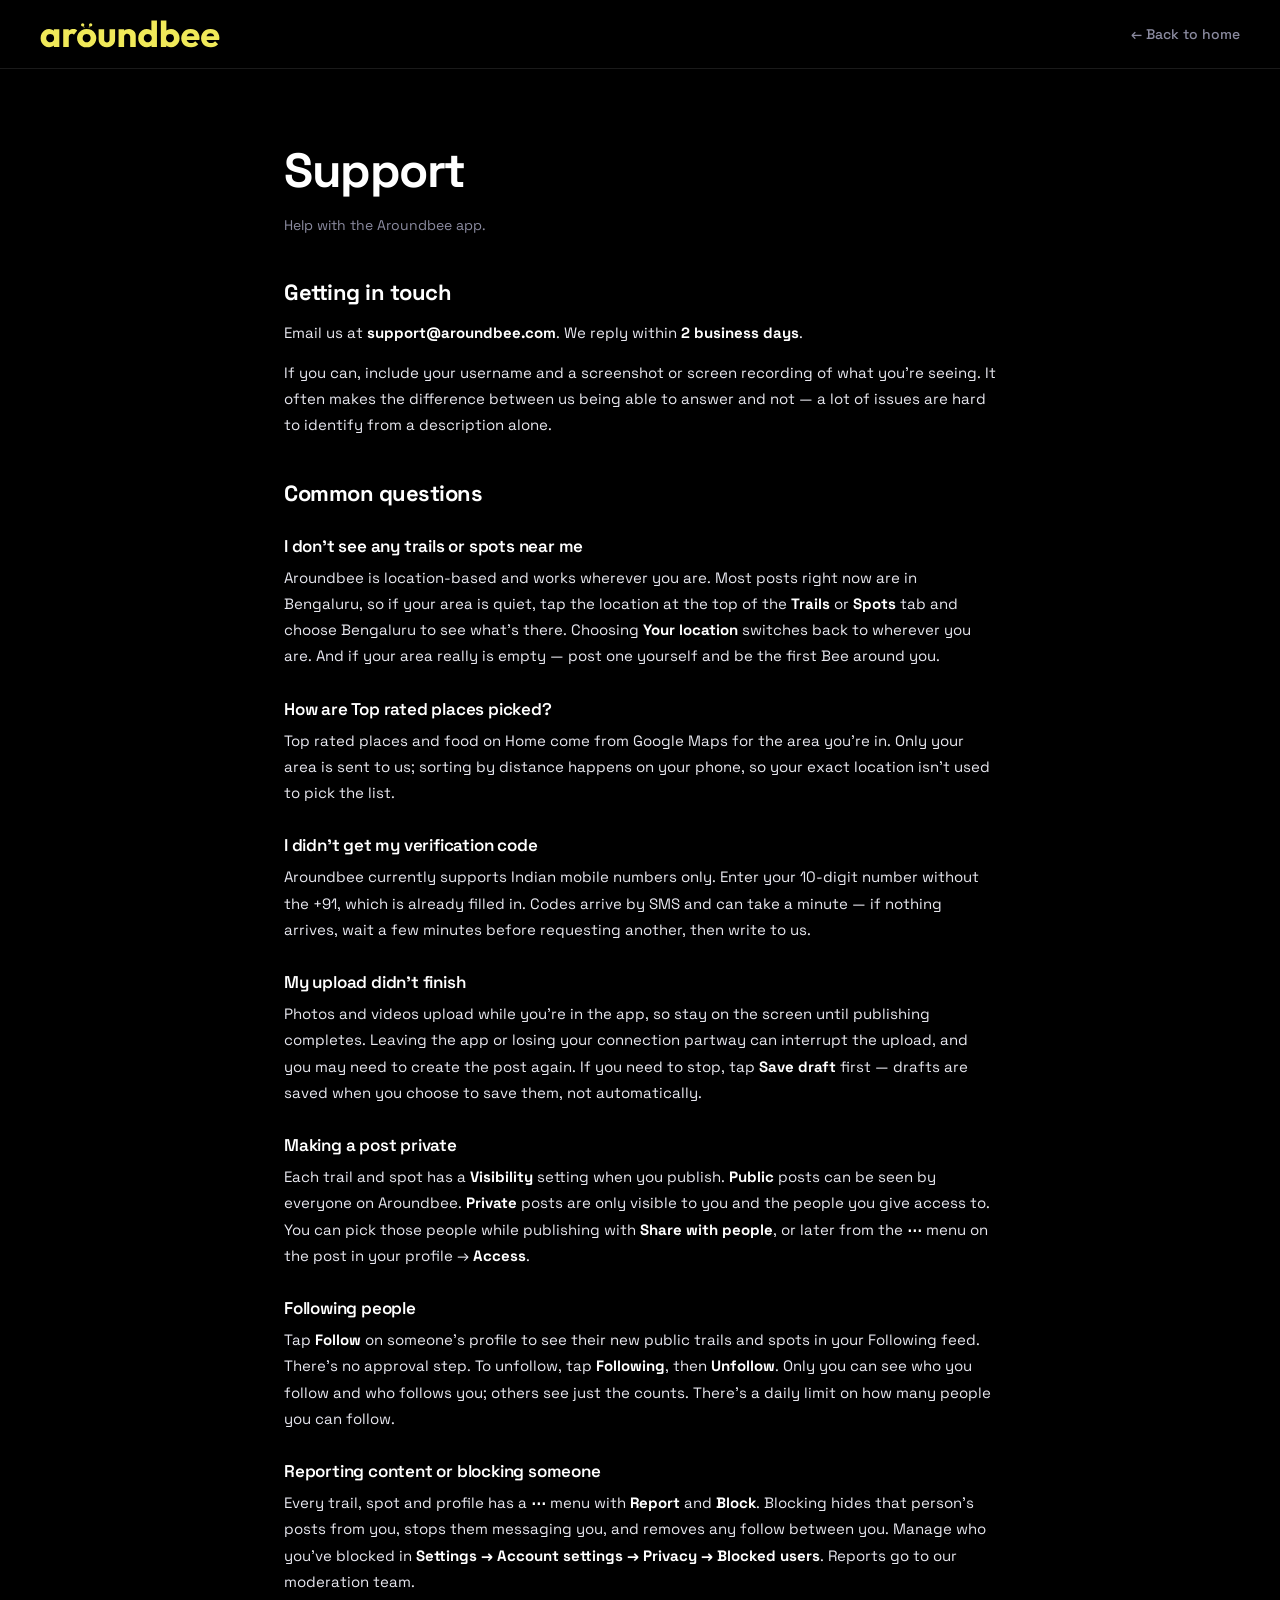
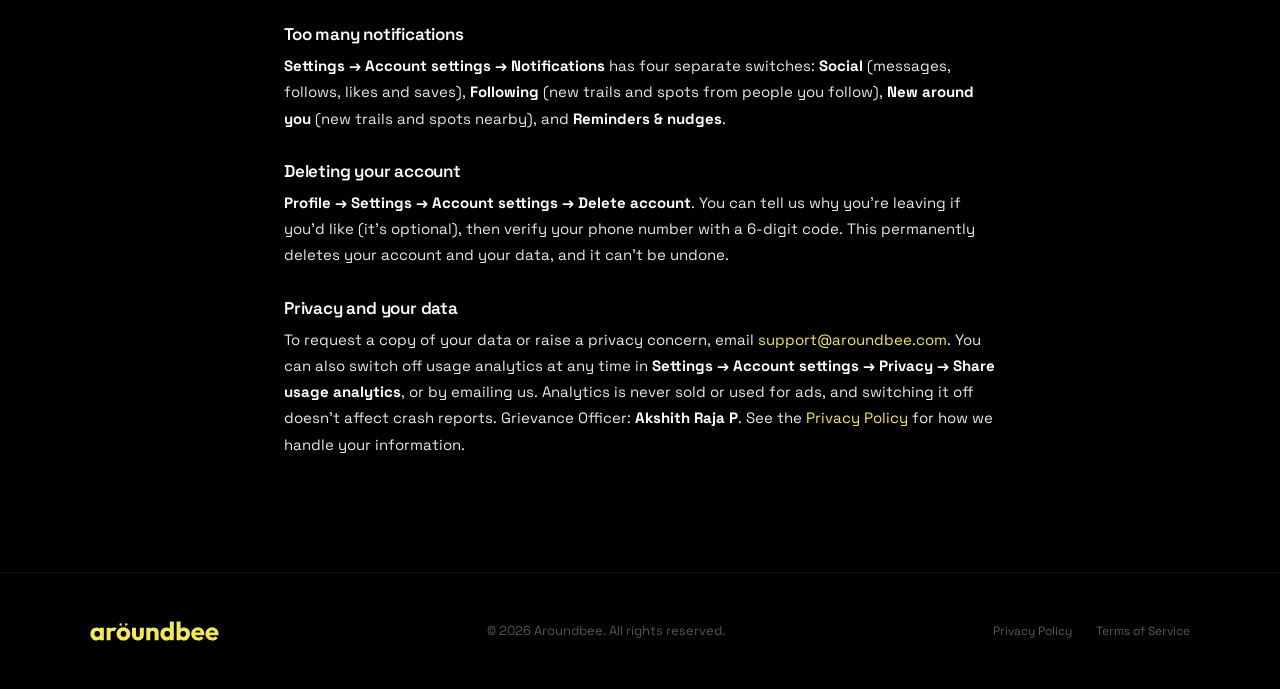
<file: support.html>
<!DOCTYPE html>
<html lang="en">
<head>
  <meta charset="UTF-8" />
  <meta name="viewport" content="width=device-width, initial-scale=1.0" />
  <title>Support · Aroundbee</title>
  <meta name="description" content="Get help with the Aroundbee app — how to reach us, and answers to common questions." />
  <link rel="icon" href="aroundbee-mark.svg" type="image/svg+xml" />
  <link rel="preconnect" href="https://fonts.googleapis.com" />
  <link rel="preconnect" href="https://fonts.gstatic.com" crossorigin />
  <link href="https://fonts.googleapis.com/css2?family=Space+Grotesk:wght@400;600;700&display=swap" rel="stylesheet" />
  <style>
    *, *::before, *::after { box-sizing: border-box; margin: 0; padding: 0; }
    :root {
      --black: #000000; --medium-gray: #8b8ba0; --light-gray: #e8e8f0;
      --white: #ffffff; --brand-yellow: #F0E959; --glass-border: rgba(255,255,255,0.10);
    }
    html { scroll-behavior: smooth; }
    body { font-family: 'Space Grotesk', sans-serif; background: var(--black); color: var(--white); -webkit-font-smoothing: antialiased; }

    nav {
      position: fixed; top: 0; left: 0; right: 0; z-index: 100;
      display: flex; align-items: center; justify-content: space-between;
      padding: 20px 40px; background: rgba(0,0,0,0.5);
      backdrop-filter: blur(24px); -webkit-backdrop-filter: blur(24px);
      border-bottom: 1px solid var(--glass-border);
    }
    .brand { display: flex; align-items: center; gap: 10px; text-decoration: none; }
    .brand .logo { height: 28px; width: auto; display: block; }
    .nav-back { color: var(--medium-gray); text-decoration: none; font-size: 14px; font-weight: 500; transition: color 0.2s; }
    .nav-back:hover { color: var(--white); }

    .legal { max-width: 760px; margin: 0 auto; padding: 140px 24px 100px; }
    .legal h1 { font-size: clamp(32px, 5vw, 48px); font-weight: 700; letter-spacing: -1.5px; margin-bottom: 12px; }
    .legal .updated { color: var(--medium-gray); font-size: 14px; margin-bottom: 32px; }
    .legal h2 { font-size: 22px; font-weight: 700; letter-spacing: -0.5px; margin: 40px 0 14px; }
    .legal h3 { font-size: 17px; font-weight: 600; letter-spacing: -0.2px; margin: 28px 0 8px; }
    .legal p, .legal li { color: var(--light-gray); font-size: 15px; line-height: 1.75; margin-bottom: 14px; }
    .legal ul { padding-left: 22px; margin-bottom: 14px; }
    .legal li { margin-bottom: 8px; }
    .legal a { color: var(--brand-yellow); text-decoration: none; }
    .legal a:hover { text-decoration: underline; }
    .legal strong { color: var(--white); }

    footer { border-top: 1px solid rgba(255,255,255,0.05); padding: 48px 24px; }
    .footer-inner { display: flex; justify-content: space-between; align-items: center; max-width: 1100px; margin: 0 auto; }
    footer .brand .logo { height: 20px; }
    .footer-copy { font-size: 13px; color: #555; }
    .footer-links { display: flex; gap: 24px; }
    .footer-links a { font-size: 12px; color: rgba(255,255,255,0.35); text-decoration: none; transition: color 0.2s; }
    .footer-links a:hover { color: var(--white); }

    @media (max-width: 768px) {
      nav { padding: 16px 20px; }
      .legal { padding: 110px 20px 72px; }
      .footer-inner { flex-direction: column; gap: 16px; text-align: center; }
      .footer-links { justify-content: center; flex-wrap: wrap; }
    }
  </style>
</head>
<body>

  <nav>
    <a href="/" class="brand"><img class="logo" src="assets/logo.svg" alt="aroundbee" /></a>
    <a href="/" class="nav-back">← Back to home</a>
  </nav>

  <main class="legal">
    <h1>Support</h1>
    <p class="updated">Help with the Aroundbee app.</p>

    <h2>Getting in touch</h2>
    <p>Email us at <a href="mailto:support@aroundbee.com"><strong>support@aroundbee.com</strong></a>. We reply within <strong>2 business days</strong>.</p>
    <p>If you can, include your username and a screenshot or screen recording of what you're seeing. It often makes the difference between us being able to answer and not — a lot of issues are hard to identify from a description alone.</p>

    <h2>Common questions</h2>

    <h3>I don't see any trails or spots near me</h3>
    <p>Aroundbee is location-based and works wherever you are. Most posts right now are in Bengaluru, so if your area is quiet, tap the location at the top of the <strong>Trails</strong> or <strong>Spots</strong> tab and choose Bengaluru to see what's there. Choosing <strong>Your location</strong> switches back to wherever you are. And if your area really is empty — post one yourself and be the first Bee around you.</p>

    <h3>How are Top rated places picked?</h3>
    <p>Top rated places and food on Home come from Google Maps for the area you're in. Only your area is sent to us; sorting by distance happens on your phone, so your exact location isn't used to pick the list.</p>

    <h3>I didn't get my verification code</h3>
    <p>Aroundbee currently supports Indian mobile numbers only. Enter your 10-digit number without the +91, which is already filled in. Codes arrive by SMS and can take a minute — if nothing arrives, wait a few minutes before requesting another, then write to us.</p>

    <h3>My upload didn't finish</h3>
    <p>Photos and videos upload while you're in the app, so stay on the screen until publishing completes. Leaving the app or losing your connection partway can interrupt the upload, and you may need to create the post again. If you need to stop, tap <strong>Save draft</strong> first — drafts are saved when you choose to save them, not automatically.</p>

    <h3>Making a post private</h3>
    <p>Each trail and spot has a <strong>Visibility</strong> setting when you publish. <strong>Public</strong> posts can be seen by everyone on Aroundbee. <strong>Private</strong> posts are only visible to you and the people you give access to. You can pick those people while publishing with <strong>Share with people</strong>, or later from the <strong>⋯</strong> menu on the post in your profile → <strong>Access</strong>.</p>

    <h3>Following people</h3>
    <p>Tap <strong>Follow</strong> on someone's profile to see their new public trails and spots in your Following feed. There's no approval step. To unfollow, tap <strong>Following</strong>, then <strong>Unfollow</strong>. Only you can see who you follow and who follows you; others see just the counts. There's a daily limit on how many people you can follow.</p>

    <h3>Reporting content or blocking someone</h3>
    <p>Every trail, spot and profile has a <strong>⋯</strong> menu with <strong>Report</strong> and <strong>Block</strong>. Blocking hides that person's posts from you, stops them messaging you, and removes any follow between you. Manage who you've blocked in <strong>Settings → Account settings → Privacy → Blocked users</strong>. Reports go to our moderation team.</p>

    <h3>Too many notifications</h3>
    <p><strong>Settings → Account settings → Notifications</strong> has four separate switches: <strong>Social</strong> (messages, follows, likes and saves), <strong>Following</strong> (new trails and spots from people you follow), <strong>New around you</strong> (new trails and spots nearby), and <strong>Reminders &amp; nudges</strong>.</p>

    <h3>Deleting your account</h3>
    <p><strong>Profile → Settings → Account settings → Delete account</strong>. You can tell us why you're leaving if you'd like (it's optional), then verify your phone number with a 6-digit code. This permanently deletes your account and your data, and it can't be undone.</p>

    <h3>Privacy and your data</h3>
    <p>To request a copy of your data or raise a privacy concern, email <a href="mailto:support@aroundbee.com">support@aroundbee.com</a>. You can also switch off usage analytics at any time in <strong>Settings → Account settings → Privacy → Share usage analytics</strong>, or by emailing us. Analytics is never sold or used for ads, and switching it off doesn't affect crash reports. Grievance Officer: <strong>Akshith Raja P</strong>. See the <a href="/privacy.html">Privacy Policy</a> for how we handle your information.</p>
  </main>

  <footer>
    <div class="footer-inner">
      <a href="/" class="brand"><img class="logo" src="assets/logo.svg" alt="aroundbee" /></a>
      <div class="footer-copy">© 2026 Aroundbee. All rights reserved.</div>
      <div class="footer-links">
        <a href="/privacy.html">Privacy Policy</a>
        <a href="/terms.html">Terms of Service</a>
      </div>
    </div>
  </footer>

</body>
</html>
</file>
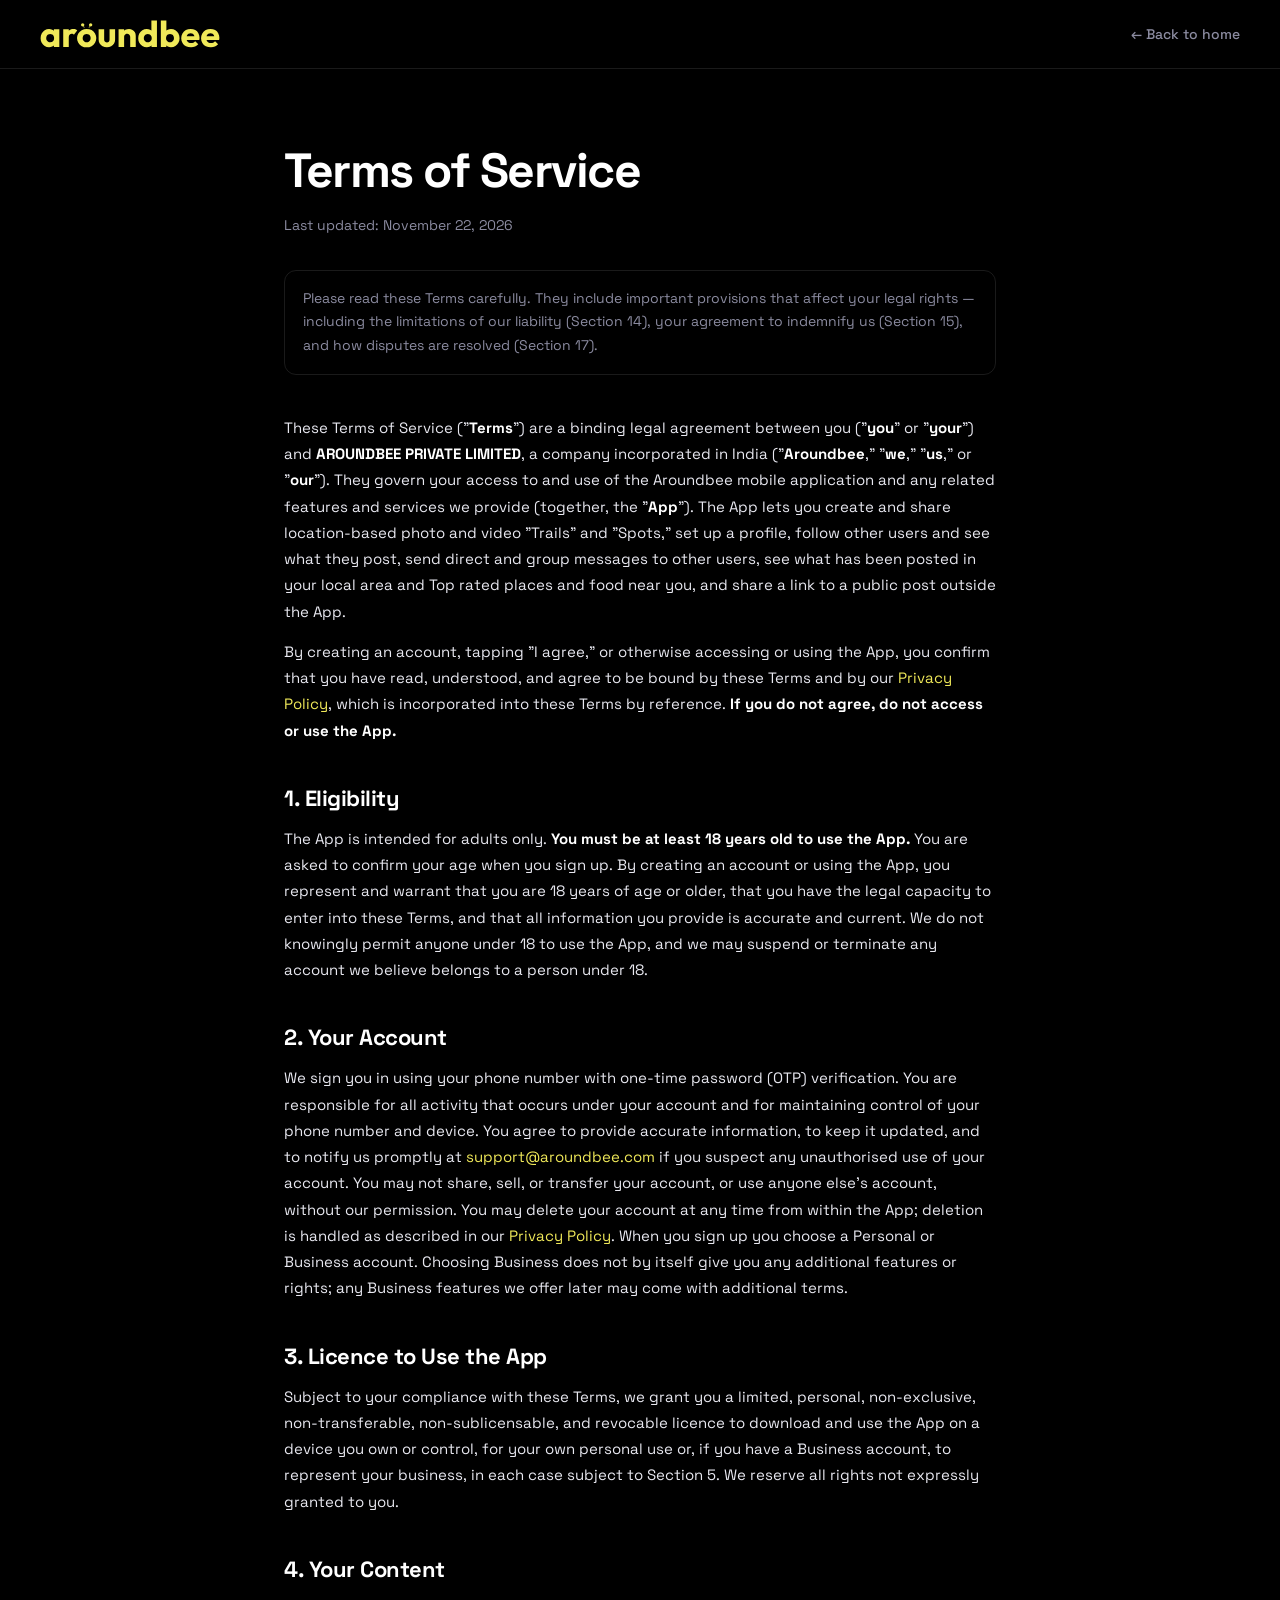
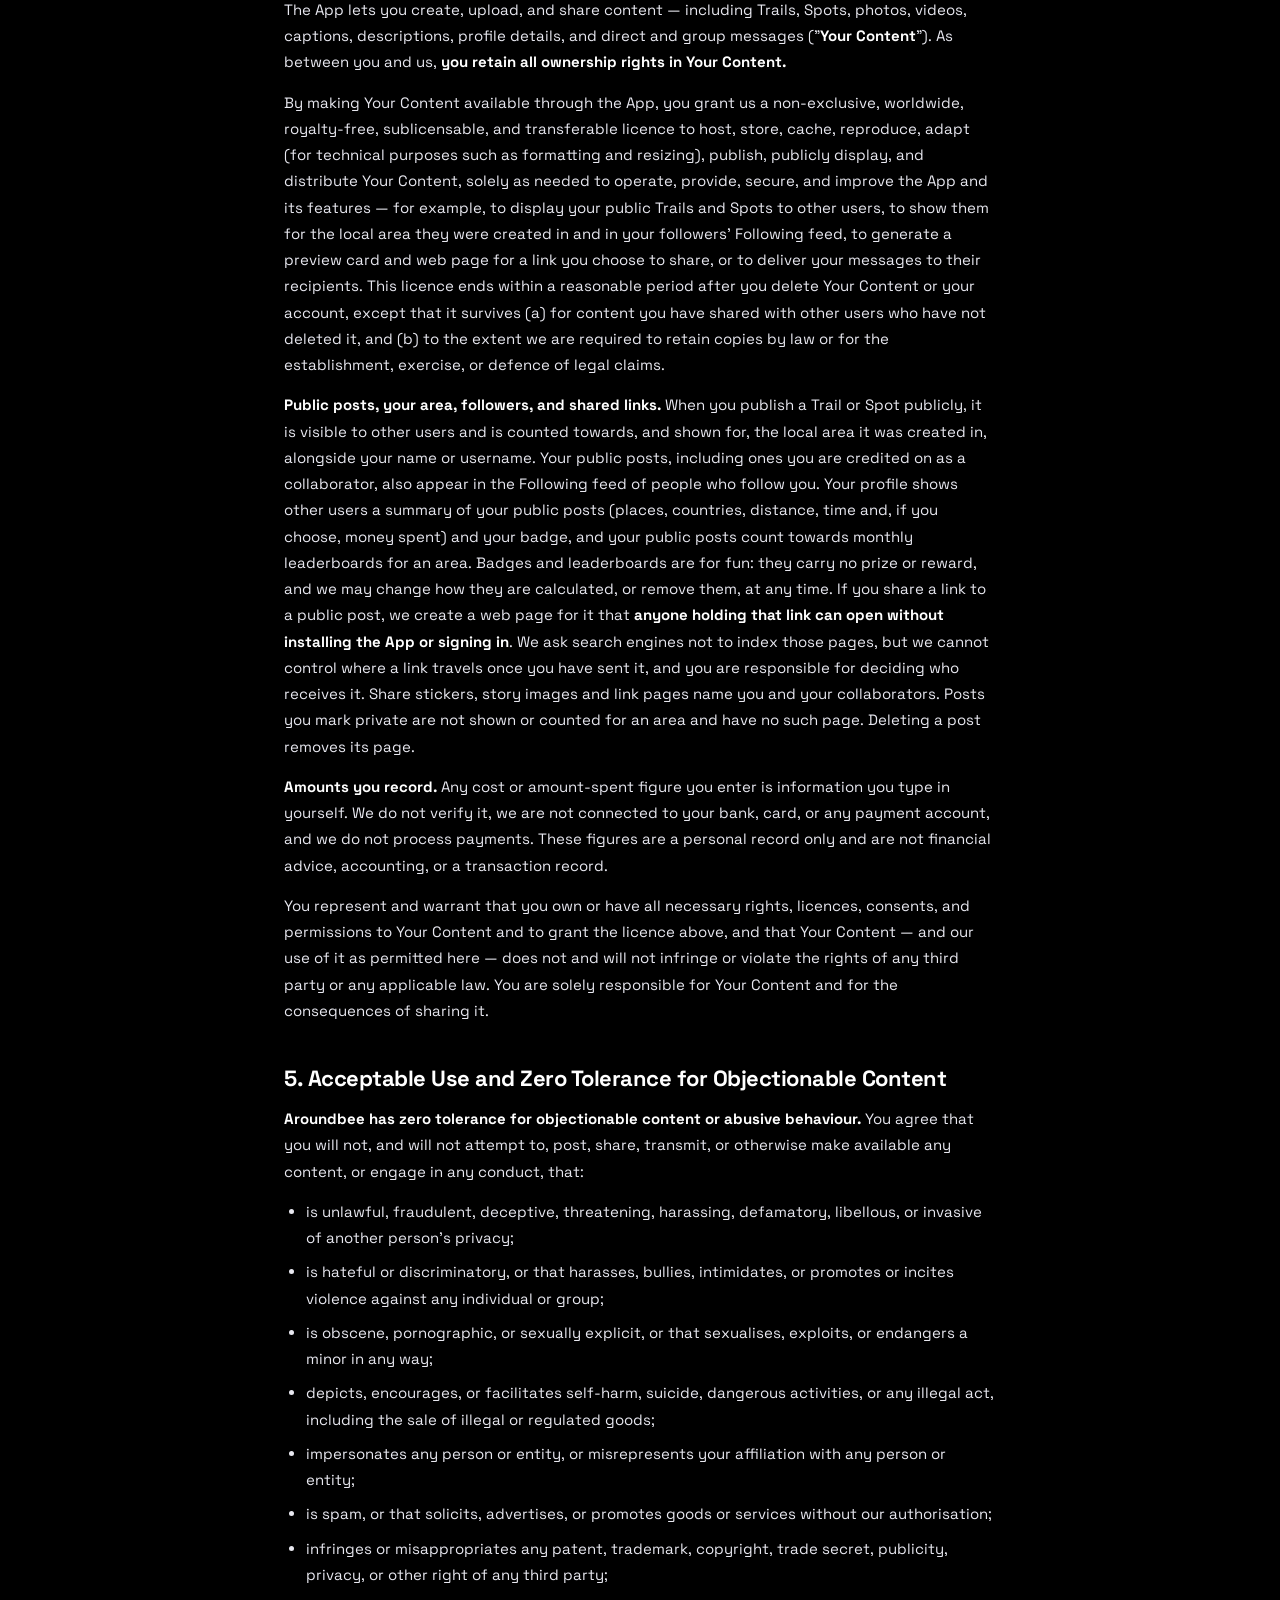
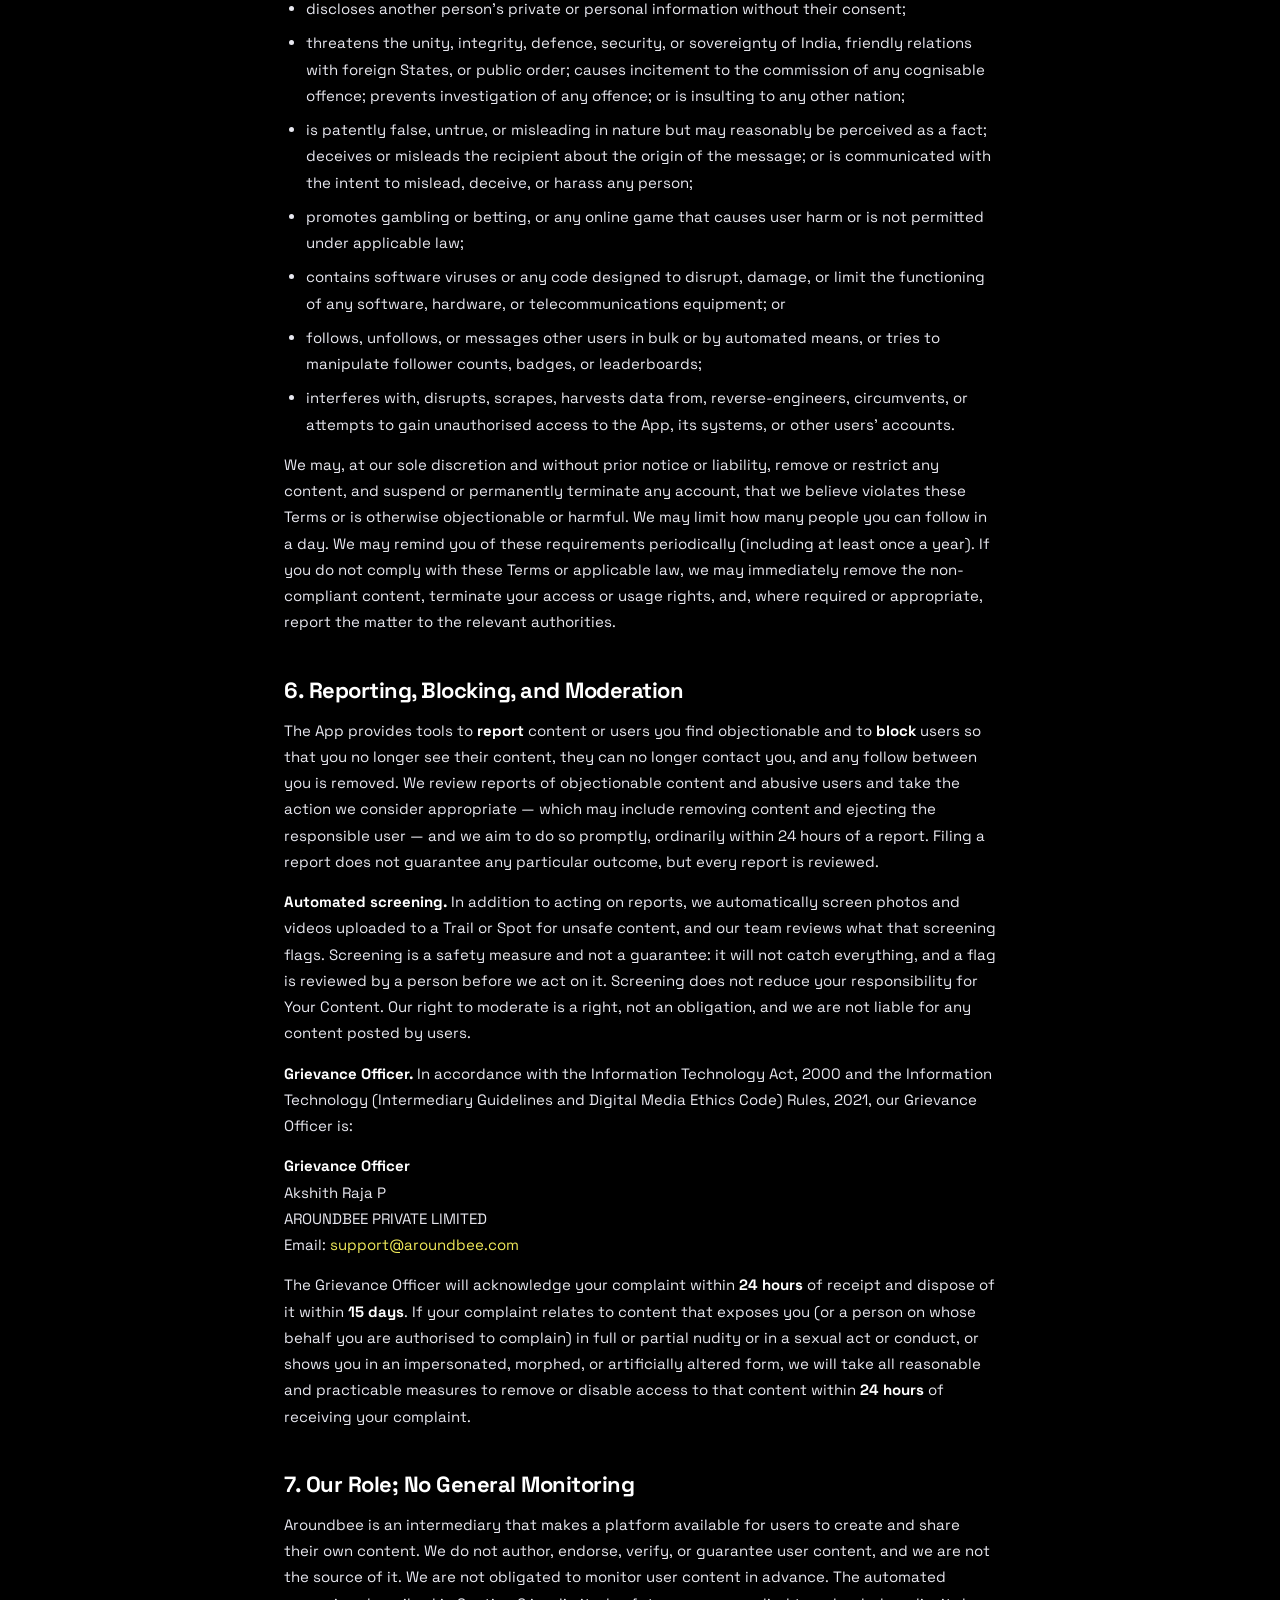
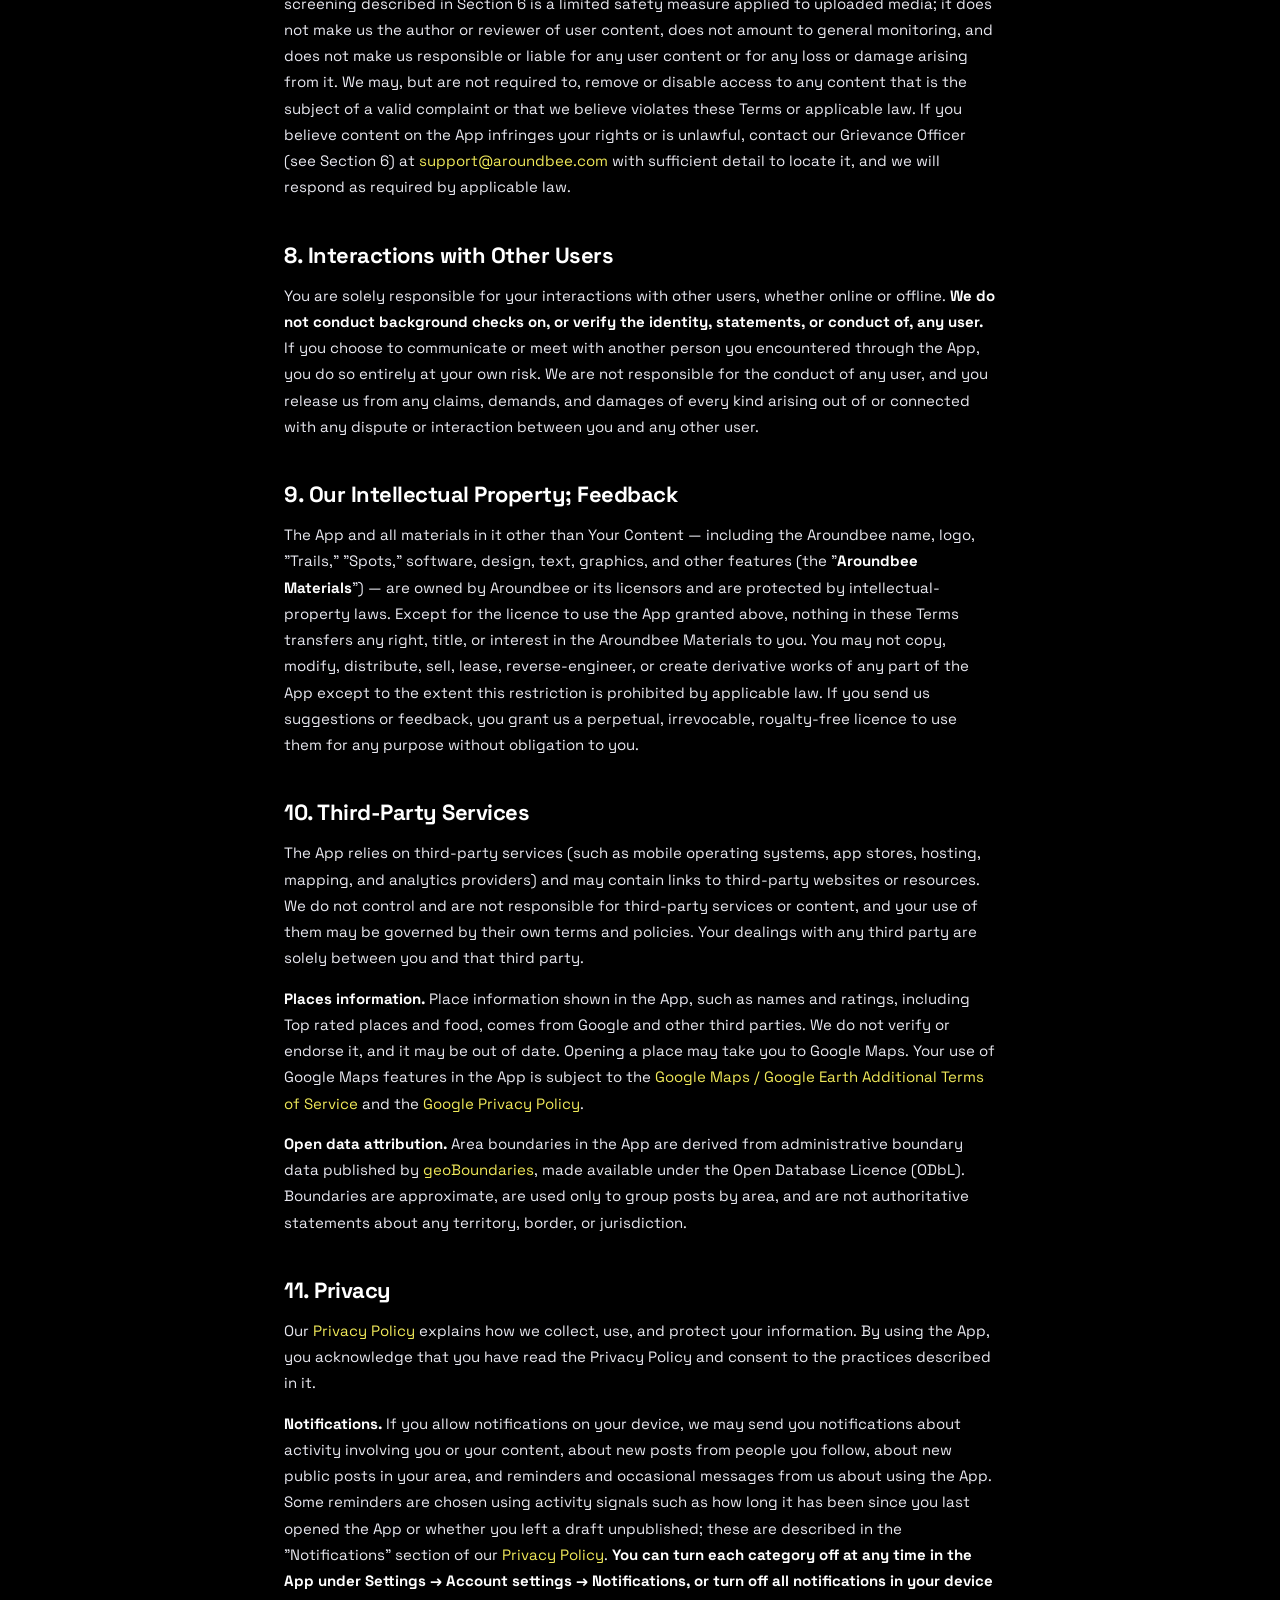
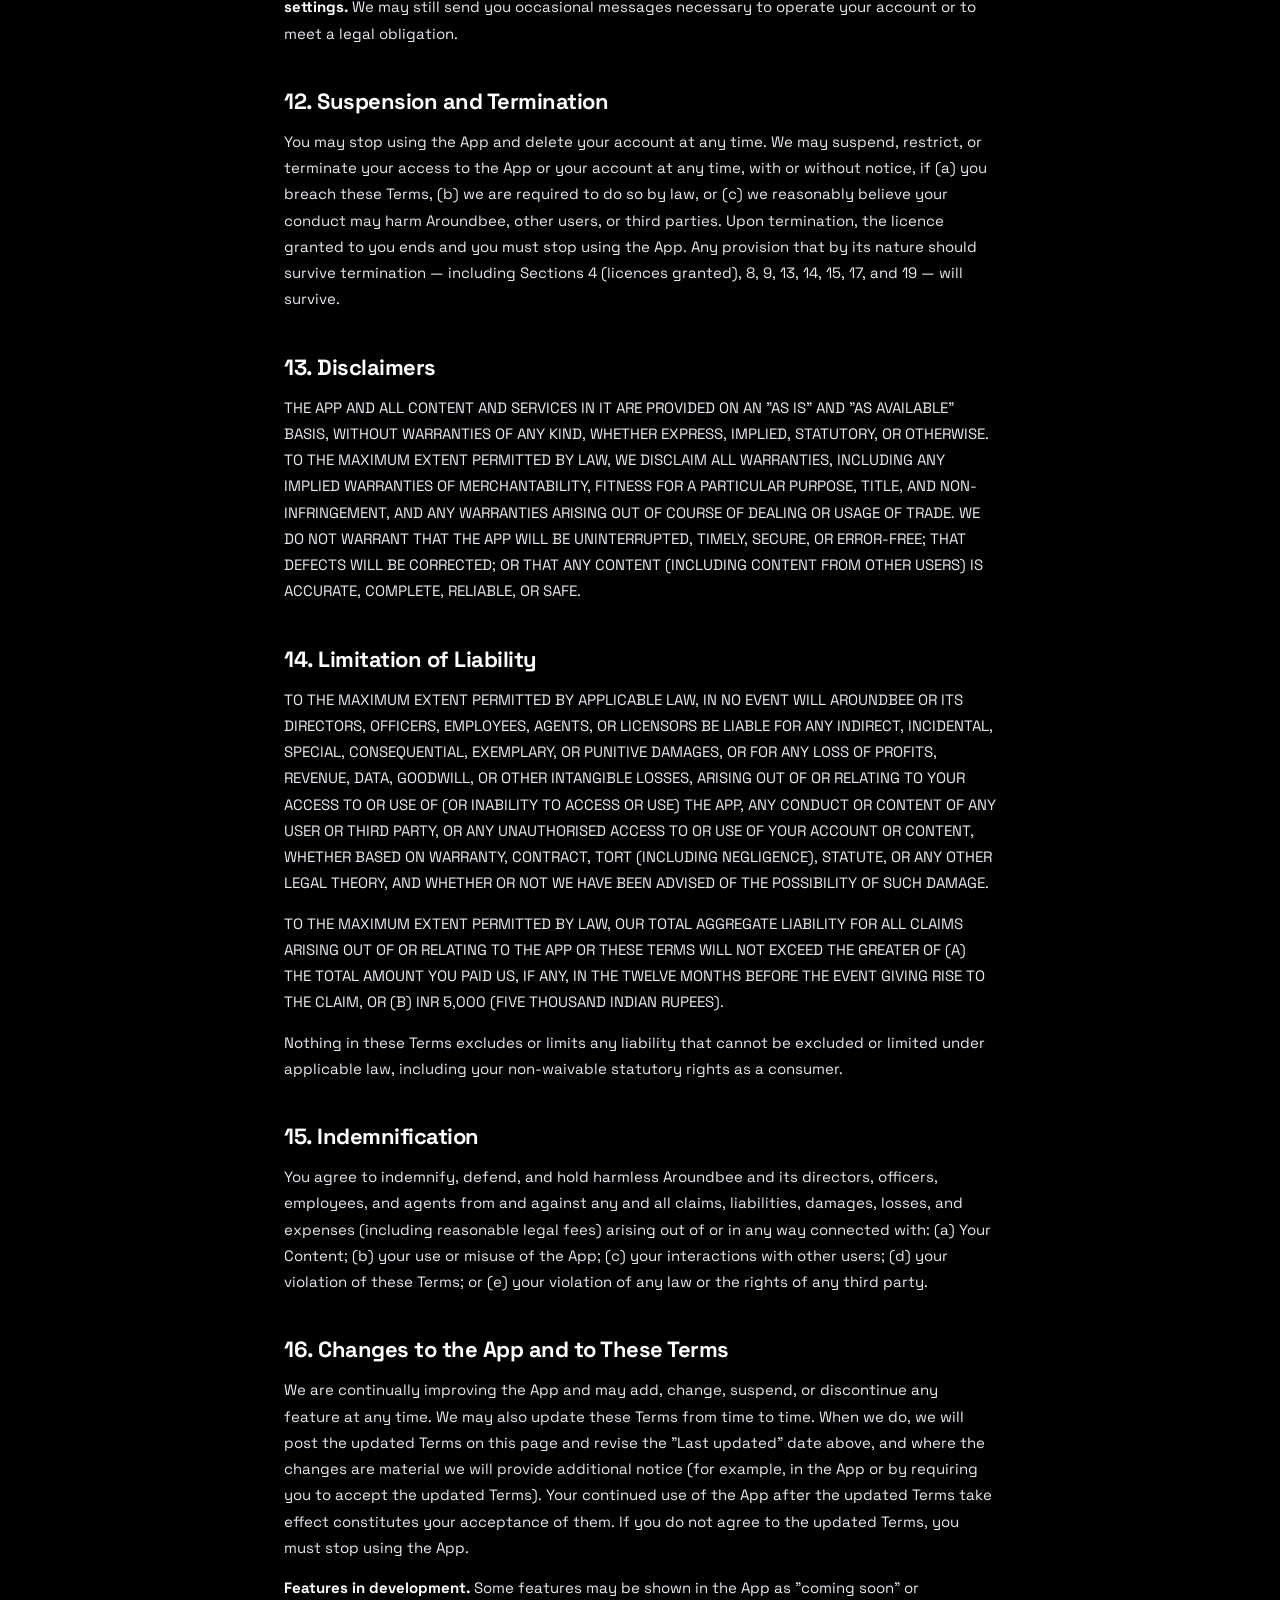
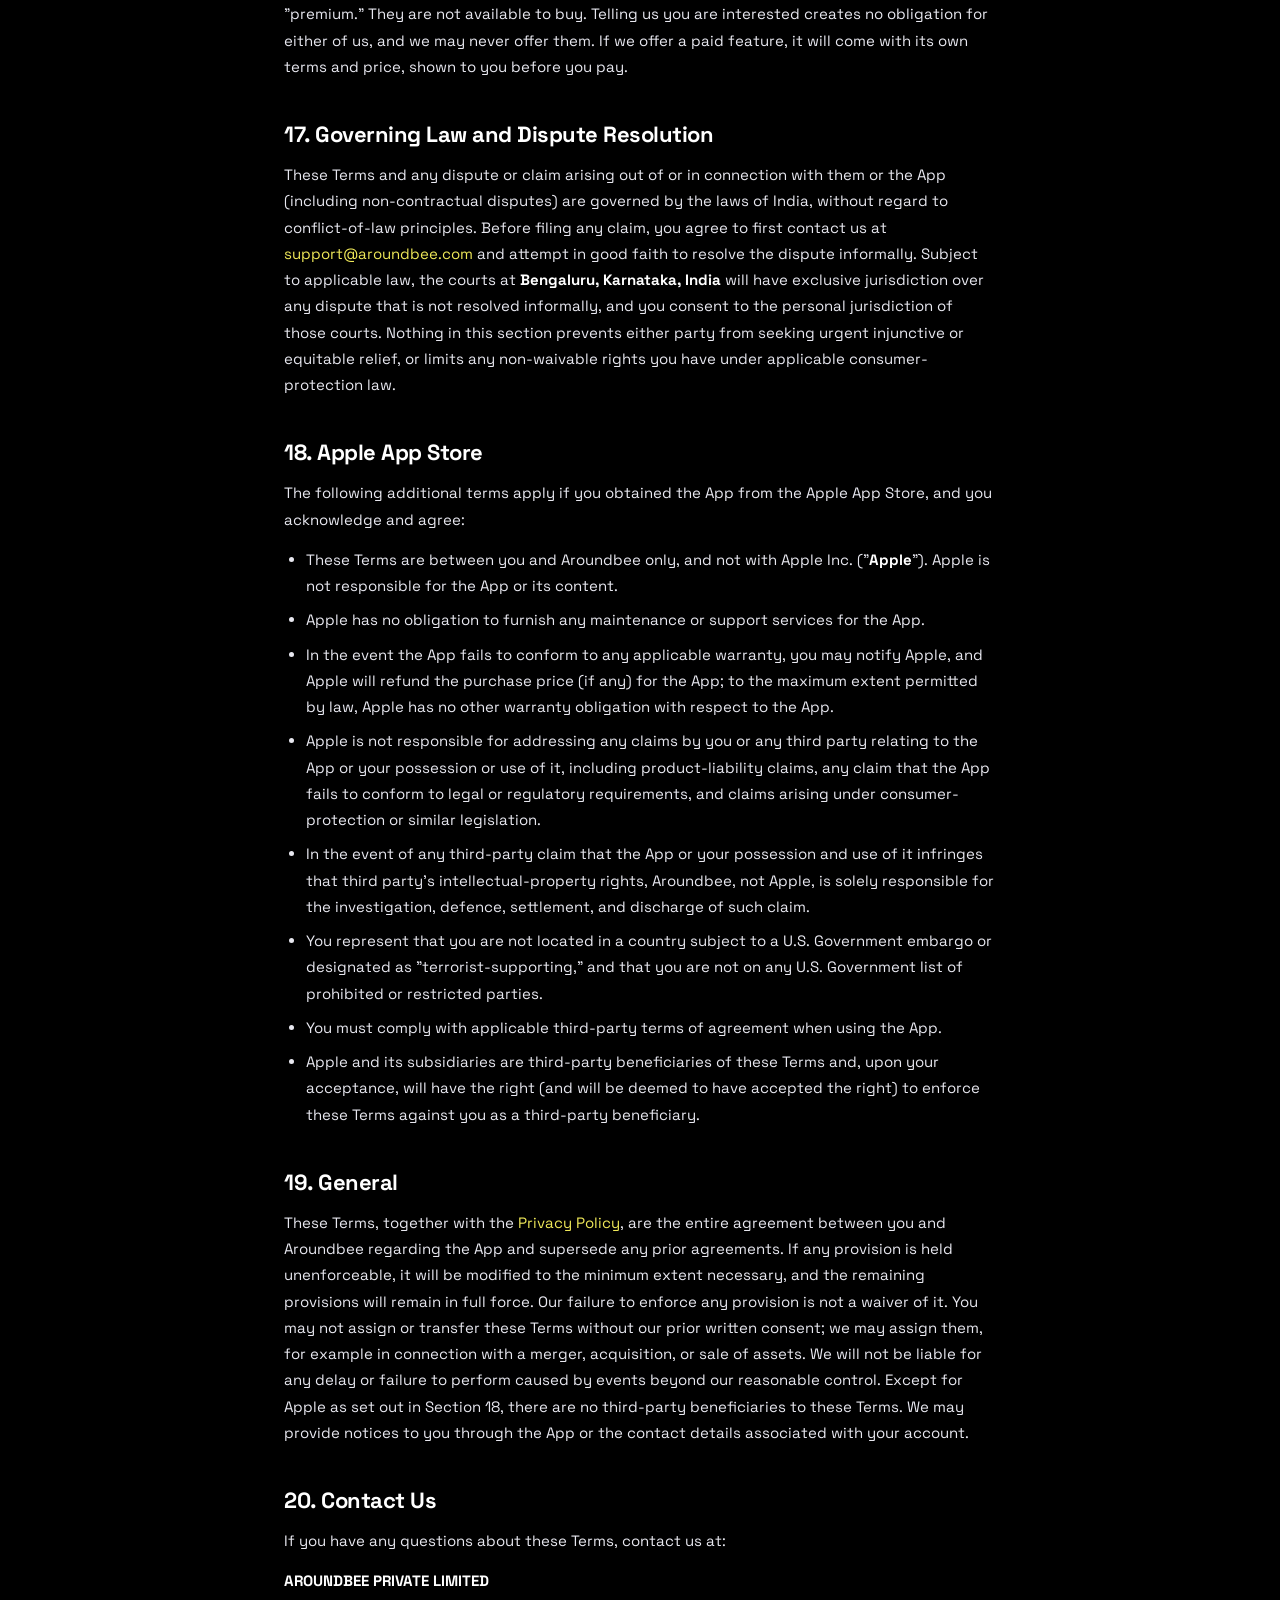
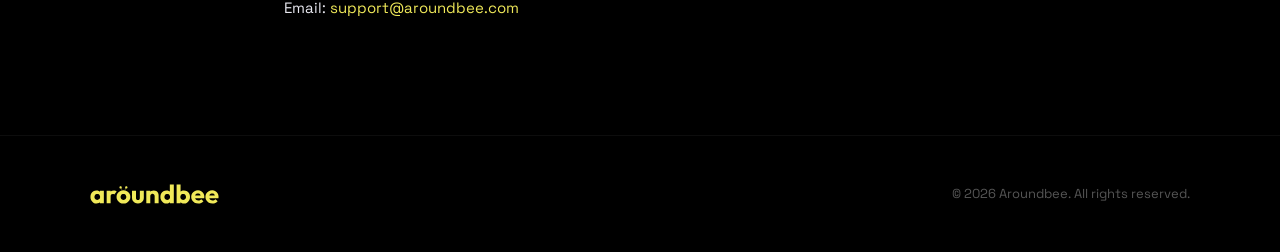
<file: terms.html>
<!DOCTYPE html>
<html lang="en">
<head>
  <meta charset="UTF-8" />
  <meta name="viewport" content="width=device-width, initial-scale=1.0" />
  <title>Terms of Service · Aroundbee</title>
  <meta name="description" content="The terms that govern your use of the Aroundbee app." />
  <link rel="icon" href="aroundbee-mark.svg" type="image/svg+xml" />
  <link rel="preconnect" href="https://fonts.googleapis.com" />
  <link rel="preconnect" href="https://fonts.gstatic.com" crossorigin />
  <link href="https://fonts.googleapis.com/css2?family=Space+Grotesk:wght@400;600;700&display=swap" rel="stylesheet" />
  <style>
    *, *::before, *::after { box-sizing: border-box; margin: 0; padding: 0; }
    :root {
      --black: #000000; --medium-gray: #8b8ba0; --light-gray: #e8e8f0;
      --white: #ffffff; --brand-yellow: #F0E959; --glass-border: rgba(255,255,255,0.10);
    }
    html { scroll-behavior: smooth; }
    body { font-family: 'Space Grotesk', sans-serif; background: var(--black); color: var(--white); -webkit-font-smoothing: antialiased; }

    nav {
      position: fixed; top: 0; left: 0; right: 0; z-index: 100;
      display: flex; align-items: center; justify-content: space-between;
      padding: 20px 40px; background: rgba(0,0,0,0.5);
      backdrop-filter: blur(24px); -webkit-backdrop-filter: blur(24px);
      border-bottom: 1px solid var(--glass-border);
    }
    .brand { display: flex; align-items: center; gap: 10px; text-decoration: none; }
    .brand .logo { height: 28px; width: auto; display: block; }
    .nav-back { color: var(--medium-gray); text-decoration: none; font-size: 14px; font-weight: 500; transition: color 0.2s; }
    .nav-back:hover { color: var(--white); }

    .legal { max-width: 760px; margin: 0 auto; padding: 140px 24px 100px; }
    .legal h1 { font-size: clamp(32px, 5vw, 48px); font-weight: 700; letter-spacing: -1.5px; margin-bottom: 12px; }
    .legal .updated { color: var(--medium-gray); font-size: 14px; margin-bottom: 32px; }
    .legal .intro-note { color: var(--medium-gray); font-size: 14px; line-height: 1.7; margin-bottom: 40px; padding: 16px 18px; border: 1px solid var(--glass-border); border-radius: 12px; }
    .legal h2 { font-size: 22px; font-weight: 700; letter-spacing: -0.5px; margin: 40px 0 14px; }
    .legal p, .legal li { color: var(--light-gray); font-size: 15px; line-height: 1.75; margin-bottom: 14px; }
    .legal ul { padding-left: 22px; margin-bottom: 14px; }
    .legal li { margin-bottom: 8px; }
    .legal a { color: var(--brand-yellow); text-decoration: none; }
    .legal a:hover { text-decoration: underline; }
    .legal strong { color: var(--white); }
    .legal .caps { text-transform: none; }

    footer { border-top: 1px solid rgba(255,255,255,0.05); padding: 48px 24px; }
    .footer-inner { display: flex; justify-content: space-between; align-items: center; max-width: 1100px; margin: 0 auto; }
    footer .brand .logo { height: 20px; }
    .footer-copy { font-size: 13px; color: #555; }

    @media (max-width: 768px) {
      nav { padding: 16px 20px; }
      .legal { padding: 110px 20px 72px; }
      .footer-inner { flex-direction: column; gap: 16px; text-align: center; }
    }
  </style>
</head>
<body>

  <nav>
    <a href="/" class="brand"><img class="logo" src="assets/logo.svg" alt="aroundbee" /></a>
    <a href="/" class="nav-back">← Back to home</a>
  </nav>

  <main class="legal">
    <h1>Terms of Service</h1>
    <p class="updated">Last updated: November 22, 2026</p>

    <p class="intro-note">Please read these Terms carefully. They include important provisions that affect your legal rights — including the limitations of our liability (Section 14), your agreement to indemnify us (Section 15), and how disputes are resolved (Section 17).</p>

    <p>These Terms of Service ("<strong>Terms</strong>") are a binding legal agreement between you ("<strong>you</strong>" or "<strong>your</strong>") and <strong>AROUNDBEE PRIVATE LIMITED</strong>, a company incorporated in India ("<strong>Aroundbee</strong>," "<strong>we</strong>," "<strong>us</strong>," or "<strong>our</strong>"). They govern your access to and use of the Aroundbee mobile application and any related features and services we provide (together, the "<strong>App</strong>"). The App lets you create and share location-based photo and video "Trails" and "Spots," set up a profile, follow other users and see what they post, send direct and group messages to other users, see what has been posted in your local area and Top rated places and food near you, and share a link to a public post outside the App.</p>

    <p>By creating an account, tapping "I agree," or otherwise accessing or using the App, you confirm that you have read, understood, and agree to be bound by these Terms and by our <a href="privacy.html">Privacy Policy</a>, which is incorporated into these Terms by reference. <strong>If you do not agree, do not access or use the App.</strong></p>

    <h2>1. Eligibility</h2>
    <p>The App is intended for adults only. <strong>You must be at least 18 years old to use the App.</strong> You are asked to confirm your age when you sign up. By creating an account or using the App, you represent and warrant that you are 18 years of age or older, that you have the legal capacity to enter into these Terms, and that all information you provide is accurate and current. We do not knowingly permit anyone under 18 to use the App, and we may suspend or terminate any account we believe belongs to a person under 18.</p>

    <h2>2. Your Account</h2>
    <p>We sign you in using your phone number with one-time password (OTP) verification. You are responsible for all activity that occurs under your account and for maintaining control of your phone number and device. You agree to provide accurate information, to keep it updated, and to notify us promptly at <a href="mailto:support@aroundbee.com">support@aroundbee.com</a> if you suspect any unauthorised use of your account. You may not share, sell, or transfer your account, or use anyone else's account, without our permission. You may delete your account at any time from within the App; deletion is handled as described in our <a href="privacy.html">Privacy Policy</a>. When you sign up you choose a Personal or Business account. Choosing Business does not by itself give you any additional features or rights; any Business features we offer later may come with additional terms.</p>

    <h2>3. Licence to Use the App</h2>
    <p>Subject to your compliance with these Terms, we grant you a limited, personal, non-exclusive, non-transferable, non-sublicensable, and revocable licence to download and use the App on a device you own or control, for your own personal use or, if you have a Business account, to represent your business, in each case subject to Section 5. We reserve all rights not expressly granted to you.</p>

    <h2>4. Your Content</h2>
    <p>The App lets you create, upload, and share content — including Trails, Spots, photos, videos, captions, descriptions, profile details, and direct and group messages ("<strong>Your Content</strong>"). As between you and us, <strong>you retain all ownership rights in Your Content.</strong></p>
    <p>By making Your Content available through the App, you grant us a non-exclusive, worldwide, royalty-free, sublicensable, and transferable licence to host, store, cache, reproduce, adapt (for technical purposes such as formatting and resizing), publish, publicly display, and distribute Your Content, solely as needed to operate, provide, secure, and improve the App and its features — for example, to display your public Trails and Spots to other users, to show them for the local area they were created in and in your followers' Following feed, to generate a preview card and web page for a link you choose to share, or to deliver your messages to their recipients. This licence ends within a reasonable period after you delete Your Content or your account, except that it survives (a) for content you have shared with other users who have not deleted it, and (b) to the extent we are required to retain copies by law or for the establishment, exercise, or defence of legal claims.</p>
    <p><strong>Public posts, your area, followers, and shared links.</strong> When you publish a Trail or Spot publicly, it is visible to other users and is counted towards, and shown for, the local area it was created in, alongside your name or username. Your public posts, including ones you are credited on as a collaborator, also appear in the Following feed of people who follow you. Your profile shows other users a summary of your public posts (places, countries, distance, time and, if you choose, money spent) and your badge, and your public posts count towards monthly leaderboards for an area. Badges and leaderboards are for fun: they carry no prize or reward, and we may change how they are calculated, or remove them, at any time. If you share a link to a public post, we create a web page for it that <strong>anyone holding that link can open without installing the App or signing in</strong>. We ask search engines not to index those pages, but we cannot control where a link travels once you have sent it, and you are responsible for deciding who receives it. Share stickers, story images and link pages name you and your collaborators. Posts you mark private are not shown or counted for an area and have no such page. Deleting a post removes its page.</p>
    <p><strong>Amounts you record.</strong> Any cost or amount-spent figure you enter is information you type in yourself. We do not verify it, we are not connected to your bank, card, or any payment account, and we do not process payments. These figures are a personal record only and are not financial advice, accounting, or a transaction record.</p>
    <p>You represent and warrant that you own or have all necessary rights, licences, consents, and permissions to Your Content and to grant the licence above, and that Your Content — and our use of it as permitted here — does not and will not infringe or violate the rights of any third party or any applicable law. You are solely responsible for Your Content and for the consequences of sharing it.</p>

    <h2>5. Acceptable Use and Zero Tolerance for Objectionable Content</h2>
    <p><strong>Aroundbee has zero tolerance for objectionable content or abusive behaviour.</strong> You agree that you will not, and will not attempt to, post, share, transmit, or otherwise make available any content, or engage in any conduct, that:</p>
    <ul>
      <li>is unlawful, fraudulent, deceptive, threatening, harassing, defamatory, libellous, or invasive of another person's privacy;</li>
      <li>is hateful or discriminatory, or that harasses, bullies, intimidates, or promotes or incites violence against any individual or group;</li>
      <li>is obscene, pornographic, or sexually explicit, or that sexualises, exploits, or endangers a minor in any way;</li>
      <li>depicts, encourages, or facilitates self-harm, suicide, dangerous activities, or any illegal act, including the sale of illegal or regulated goods;</li>
      <li>impersonates any person or entity, or misrepresents your affiliation with any person or entity;</li>
      <li>is spam, or that solicits, advertises, or promotes goods or services without our authorisation;</li>
      <li>infringes or misappropriates any patent, trademark, copyright, trade secret, publicity, privacy, or other right of any third party;</li>
      <li>discloses another person's private or personal information without their consent;</li>
      <li>threatens the unity, integrity, defence, security, or sovereignty of India, friendly relations with foreign States, or public order; causes incitement to the commission of any cognisable offence; prevents investigation of any offence; or is insulting to any other nation;</li>
      <li>is patently false, untrue, or misleading in nature but may reasonably be perceived as a fact; deceives or misleads the recipient about the origin of the message; or is communicated with the intent to mislead, deceive, or harass any person;</li>
      <li>promotes gambling or betting, or any online game that causes user harm or is not permitted under applicable law;</li>
      <li>contains software viruses or any code designed to disrupt, damage, or limit the functioning of any software, hardware, or telecommunications equipment; or</li>
      <li>follows, unfollows, or messages other users in bulk or by automated means, or tries to manipulate follower counts, badges, or leaderboards;</li>
      <li>interferes with, disrupts, scrapes, harvests data from, reverse-engineers, circumvents, or attempts to gain unauthorised access to the App, its systems, or other users' accounts.</li>
    </ul>
    <p>We may, at our sole discretion and without prior notice or liability, remove or restrict any content, and suspend or permanently terminate any account, that we believe violates these Terms or is otherwise objectionable or harmful. We may limit how many people you can follow in a day. We may remind you of these requirements periodically (including at least once a year). If you do not comply with these Terms or applicable law, we may immediately remove the non-compliant content, terminate your access or usage rights, and, where required or appropriate, report the matter to the relevant authorities.</p>

    <h2>6. Reporting, Blocking, and Moderation</h2>
    <p>The App provides tools to <strong>report</strong> content or users you find objectionable and to <strong>block</strong> users so that you no longer see their content, they can no longer contact you, and any follow between you is removed. We review reports of objectionable content and abusive users and take the action we consider appropriate — which may include removing content and ejecting the responsible user — and we aim to do so promptly, ordinarily within 24 hours of a report. Filing a report does not guarantee any particular outcome, but every report is reviewed.</p>
    <p><strong>Automated screening.</strong> In addition to acting on reports, we automatically screen photos and videos uploaded to a Trail or Spot for unsafe content, and our team reviews what that screening flags. Screening is a safety measure and not a guarantee: it will not catch everything, and a flag is reviewed by a person before we act on it. Screening does not reduce your responsibility for Your Content. Our right to moderate is a right, not an obligation, and we are not liable for any content posted by users.</p>
    <p><strong>Grievance Officer.</strong> In accordance with the Information Technology Act, 2000 and the Information Technology (Intermediary Guidelines and Digital Media Ethics Code) Rules, 2021, our Grievance Officer is:</p>
    <p><strong>Grievance Officer</strong><br>
    Akshith Raja P<br>
    AROUNDBEE PRIVATE LIMITED<br>
    Email: <a href="mailto:support@aroundbee.com">support@aroundbee.com</a></p>
    <p>The Grievance Officer will acknowledge your complaint within <strong>24 hours</strong> of receipt and dispose of it within <strong>15 days</strong>. If your complaint relates to content that exposes you (or a person on whose behalf you are authorised to complain) in full or partial nudity or in a sexual act or conduct, or shows you in an impersonated, morphed, or artificially altered form, we will take all reasonable and practicable measures to remove or disable access to that content within <strong>24 hours</strong> of receiving your complaint.</p>

    <h2>7. Our Role; No General Monitoring</h2>
    <p>Aroundbee is an intermediary that makes a platform available for users to create and share their own content. We do not author, endorse, verify, or guarantee user content, and we are not the source of it. We are not obligated to monitor user content in advance. The automated screening described in Section 6 is a limited safety measure applied to uploaded media; it does not make us the author or reviewer of user content, does not amount to general monitoring, and does not make us responsible or liable for any user content or for any loss or damage arising from it. We may, but are not required to, remove or disable access to any content that is the subject of a valid complaint or that we believe violates these Terms or applicable law. If you believe content on the App infringes your rights or is unlawful, contact our Grievance Officer (see Section 6) at <a href="mailto:support@aroundbee.com">support@aroundbee.com</a> with sufficient detail to locate it, and we will respond as required by applicable law.</p>

    <h2>8. Interactions with Other Users</h2>
    <p>You are solely responsible for your interactions with other users, whether online or offline. <strong>We do not conduct background checks on, or verify the identity, statements, or conduct of, any user.</strong> If you choose to communicate or meet with another person you encountered through the App, you do so entirely at your own risk. We are not responsible for the conduct of any user, and you release us from any claims, demands, and damages of every kind arising out of or connected with any dispute or interaction between you and any other user.</p>

    <h2>9. Our Intellectual Property; Feedback</h2>
    <p>The App and all materials in it other than Your Content — including the Aroundbee name, logo, "Trails," "Spots," software, design, text, graphics, and other features (the "<strong>Aroundbee Materials</strong>") — are owned by Aroundbee or its licensors and are protected by intellectual-property laws. Except for the licence to use the App granted above, nothing in these Terms transfers any right, title, or interest in the Aroundbee Materials to you. You may not copy, modify, distribute, sell, lease, reverse-engineer, or create derivative works of any part of the App except to the extent this restriction is prohibited by applicable law. If you send us suggestions or feedback, you grant us a perpetual, irrevocable, royalty-free licence to use them for any purpose without obligation to you.</p>

    <h2>10. Third-Party Services</h2>
    <p>The App relies on third-party services (such as mobile operating systems, app stores, hosting, mapping, and analytics providers) and may contain links to third-party websites or resources. We do not control and are not responsible for third-party services or content, and your use of them may be governed by their own terms and policies. Your dealings with any third party are solely between you and that third party.</p>
    <p><strong>Places information.</strong> Place information shown in the App, such as names and ratings, including Top rated places and food, comes from Google and other third parties. We do not verify or endorse it, and it may be out of date. Opening a place may take you to Google Maps. Your use of Google Maps features in the App is subject to the <a href="https://maps.google.com/help/terms_maps/" target="_blank" rel="noopener">Google Maps / Google Earth Additional Terms of Service</a> and the <a href="https://policies.google.com/privacy" target="_blank" rel="noopener">Google Privacy Policy</a>.</p>
    <p><strong>Open data attribution.</strong> Area boundaries in the App are derived from administrative boundary data published by <a href="https://www.geoboundaries.org">geoBoundaries</a>, made available under the Open Database Licence (ODbL). Boundaries are approximate, are used only to group posts by area, and are not authoritative statements about any territory, border, or jurisdiction.</p>

    <h2>11. Privacy</h2>
    <p>Our <a href="privacy.html">Privacy Policy</a> explains how we collect, use, and protect your information. By using the App, you acknowledge that you have read the Privacy Policy and consent to the practices described in it.</p>
    <p><strong>Notifications.</strong> If you allow notifications on your device, we may send you notifications about activity involving you or your content, about new posts from people you follow, about new public posts in your area, and reminders and occasional messages from us about using the App. Some reminders are chosen using activity signals such as how long it has been since you last opened the App or whether you left a draft unpublished; these are described in the "Notifications" section of our <a href="privacy.html">Privacy Policy</a>. <strong>You can turn each category off at any time in the App under Settings &rarr; Account settings &rarr; Notifications, or turn off all notifications in your device settings.</strong> We may still send you occasional messages necessary to operate your account or to meet a legal obligation.</p>

    <h2>12. Suspension and Termination</h2>
    <p>You may stop using the App and delete your account at any time. We may suspend, restrict, or terminate your access to the App or your account at any time, with or without notice, if (a) you breach these Terms, (b) we are required to do so by law, or (c) we reasonably believe your conduct may harm Aroundbee, other users, or third parties. Upon termination, the licence granted to you ends and you must stop using the App. Any provision that by its nature should survive termination — including Sections 4 (licences granted), 8, 9, 13, 14, 15, 17, and 19 — will survive.</p>

    <h2>13. Disclaimers</h2>
    <p class="caps" style="text-transform: uppercase; letter-spacing: 0;">The App and all content and services in it are provided on an "as is" and "as available" basis, without warranties of any kind, whether express, implied, statutory, or otherwise. To the maximum extent permitted by law, we disclaim all warranties, including any implied warranties of merchantability, fitness for a particular purpose, title, and non-infringement, and any warranties arising out of course of dealing or usage of trade. We do not warrant that the App will be uninterrupted, timely, secure, or error-free; that defects will be corrected; or that any content (including content from other users) is accurate, complete, reliable, or safe.</p>

    <h2>14. Limitation of Liability</h2>
    <p class="caps" style="text-transform: uppercase; letter-spacing: 0;">To the maximum extent permitted by applicable law, in no event will Aroundbee or its directors, officers, employees, agents, or licensors be liable for any indirect, incidental, special, consequential, exemplary, or punitive damages, or for any loss of profits, revenue, data, goodwill, or other intangible losses, arising out of or relating to your access to or use of (or inability to access or use) the App, any conduct or content of any user or third party, or any unauthorised access to or use of your account or content, whether based on warranty, contract, tort (including negligence), statute, or any other legal theory, and whether or not we have been advised of the possibility of such damage.</p>
    <p class="caps" style="text-transform: uppercase; letter-spacing: 0;">To the maximum extent permitted by law, our total aggregate liability for all claims arising out of or relating to the App or these Terms will not exceed the greater of (a) the total amount you paid us, if any, in the twelve months before the event giving rise to the claim, or (b) INR 5,000 (five thousand Indian Rupees).</p>
    <p>Nothing in these Terms excludes or limits any liability that cannot be excluded or limited under applicable law, including your non-waivable statutory rights as a consumer.</p>

    <h2>15. Indemnification</h2>
    <p>You agree to indemnify, defend, and hold harmless Aroundbee and its directors, officers, employees, and agents from and against any and all claims, liabilities, damages, losses, and expenses (including reasonable legal fees) arising out of or in any way connected with: (a) Your Content; (b) your use or misuse of the App; (c) your interactions with other users; (d) your violation of these Terms; or (e) your violation of any law or the rights of any third party.</p>

    <h2>16. Changes to the App and to These Terms</h2>
    <p>We are continually improving the App and may add, change, suspend, or discontinue any feature at any time. We may also update these Terms from time to time. When we do, we will post the updated Terms on this page and revise the "Last updated" date above, and where the changes are material we will provide additional notice (for example, in the App or by requiring you to accept the updated Terms). Your continued use of the App after the updated Terms take effect constitutes your acceptance of them. If you do not agree to the updated Terms, you must stop using the App.</p>
    <p><strong>Features in development.</strong> Some features may be shown in the App as "coming soon" or "premium." They are not available to buy. Telling us you are interested creates no obligation for either of us, and we may never offer them. If we offer a paid feature, it will come with its own terms and price, shown to you before you pay.</p>

    <h2>17. Governing Law and Dispute Resolution</h2>
    <p>These Terms and any dispute or claim arising out of or in connection with them or the App (including non-contractual disputes) are governed by the laws of India, without regard to conflict-of-law principles. Before filing any claim, you agree to first contact us at <a href="mailto:support@aroundbee.com">support@aroundbee.com</a> and attempt in good faith to resolve the dispute informally. Subject to applicable law, the courts at <strong>Bengaluru, Karnataka, India</strong> will have exclusive jurisdiction over any dispute that is not resolved informally, and you consent to the personal jurisdiction of those courts. Nothing in this section prevents either party from seeking urgent injunctive or equitable relief, or limits any non-waivable rights you have under applicable consumer-protection law.</p>

    <h2>18. Apple App Store</h2>
    <p>The following additional terms apply if you obtained the App from the Apple App Store, and you acknowledge and agree:</p>
    <ul>
      <li>These Terms are between you and Aroundbee only, and not with Apple Inc. ("<strong>Apple</strong>"). Apple is not responsible for the App or its content.</li>
      <li>Apple has no obligation to furnish any maintenance or support services for the App.</li>
      <li>In the event the App fails to conform to any applicable warranty, you may notify Apple, and Apple will refund the purchase price (if any) for the App; to the maximum extent permitted by law, Apple has no other warranty obligation with respect to the App.</li>
      <li>Apple is not responsible for addressing any claims by you or any third party relating to the App or your possession or use of it, including product-liability claims, any claim that the App fails to conform to legal or regulatory requirements, and claims arising under consumer-protection or similar legislation.</li>
      <li>In the event of any third-party claim that the App or your possession and use of it infringes that third party's intellectual-property rights, Aroundbee, not Apple, is solely responsible for the investigation, defence, settlement, and discharge of such claim.</li>
      <li>You represent that you are not located in a country subject to a U.S. Government embargo or designated as "terrorist-supporting," and that you are not on any U.S. Government list of prohibited or restricted parties.</li>
      <li>You must comply with applicable third-party terms of agreement when using the App.</li>
      <li>Apple and its subsidiaries are third-party beneficiaries of these Terms and, upon your acceptance, will have the right (and will be deemed to have accepted the right) to enforce these Terms against you as a third-party beneficiary.</li>
    </ul>

    <h2>19. General</h2>
    <p>These Terms, together with the <a href="privacy.html">Privacy Policy</a>, are the entire agreement between you and Aroundbee regarding the App and supersede any prior agreements. If any provision is held unenforceable, it will be modified to the minimum extent necessary, and the remaining provisions will remain in full force. Our failure to enforce any provision is not a waiver of it. You may not assign or transfer these Terms without our prior written consent; we may assign them, for example in connection with a merger, acquisition, or sale of assets. We will not be liable for any delay or failure to perform caused by events beyond our reasonable control. Except for Apple as set out in Section 18, there are no third-party beneficiaries to these Terms. We may provide notices to you through the App or the contact details associated with your account.</p>

    <h2>20. Contact Us</h2>
    <p>If you have any questions about these Terms, contact us at:</p>
    <p><strong>AROUNDBEE PRIVATE LIMITED</strong><br>
    Email: <a href="mailto:support@aroundbee.com">support@aroundbee.com</a></p>
  </main>

  <footer>
    <div class="footer-inner">
      <a href="/" class="brand"><img class="logo" src="assets/logo.svg" alt="aroundbee" /></a>
      <div class="footer-copy">© 2026 Aroundbee. All rights reserved.</div>
    </div>
  </footer>

</body>
</html>
</file>
